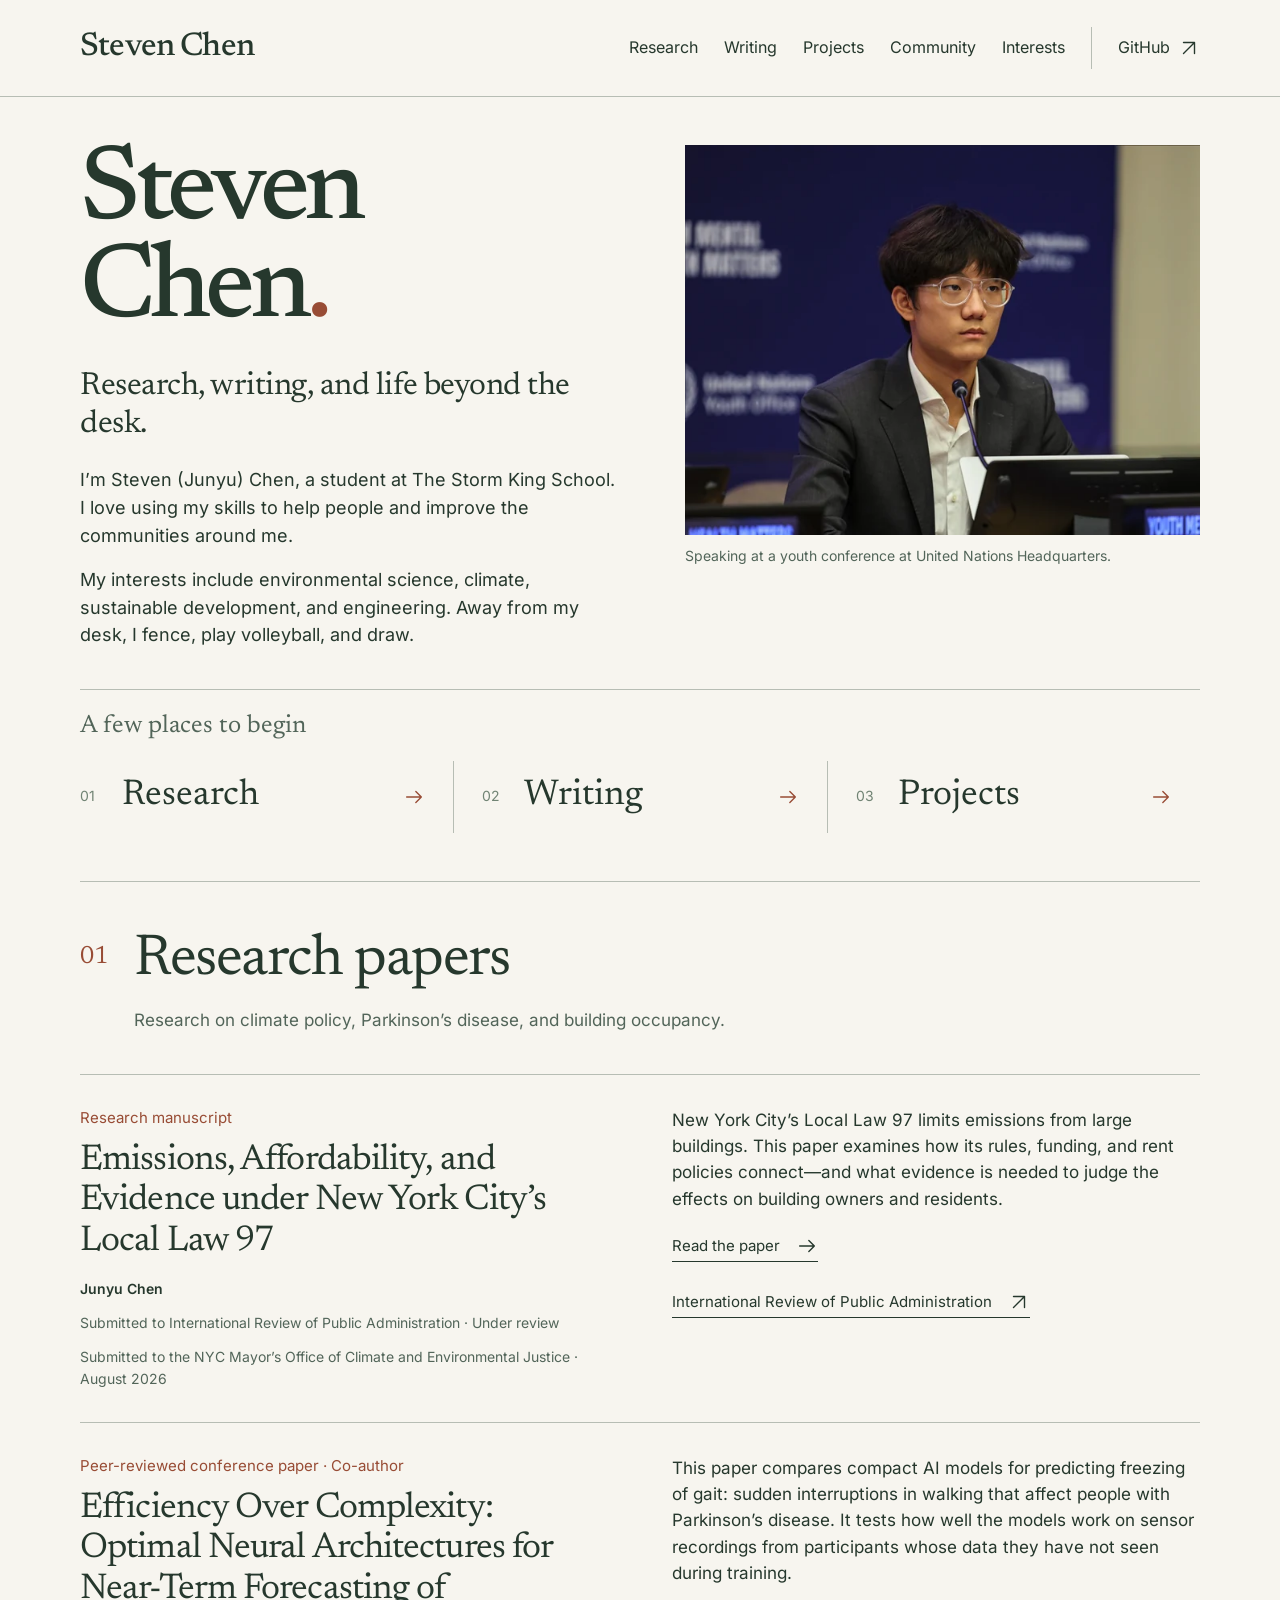
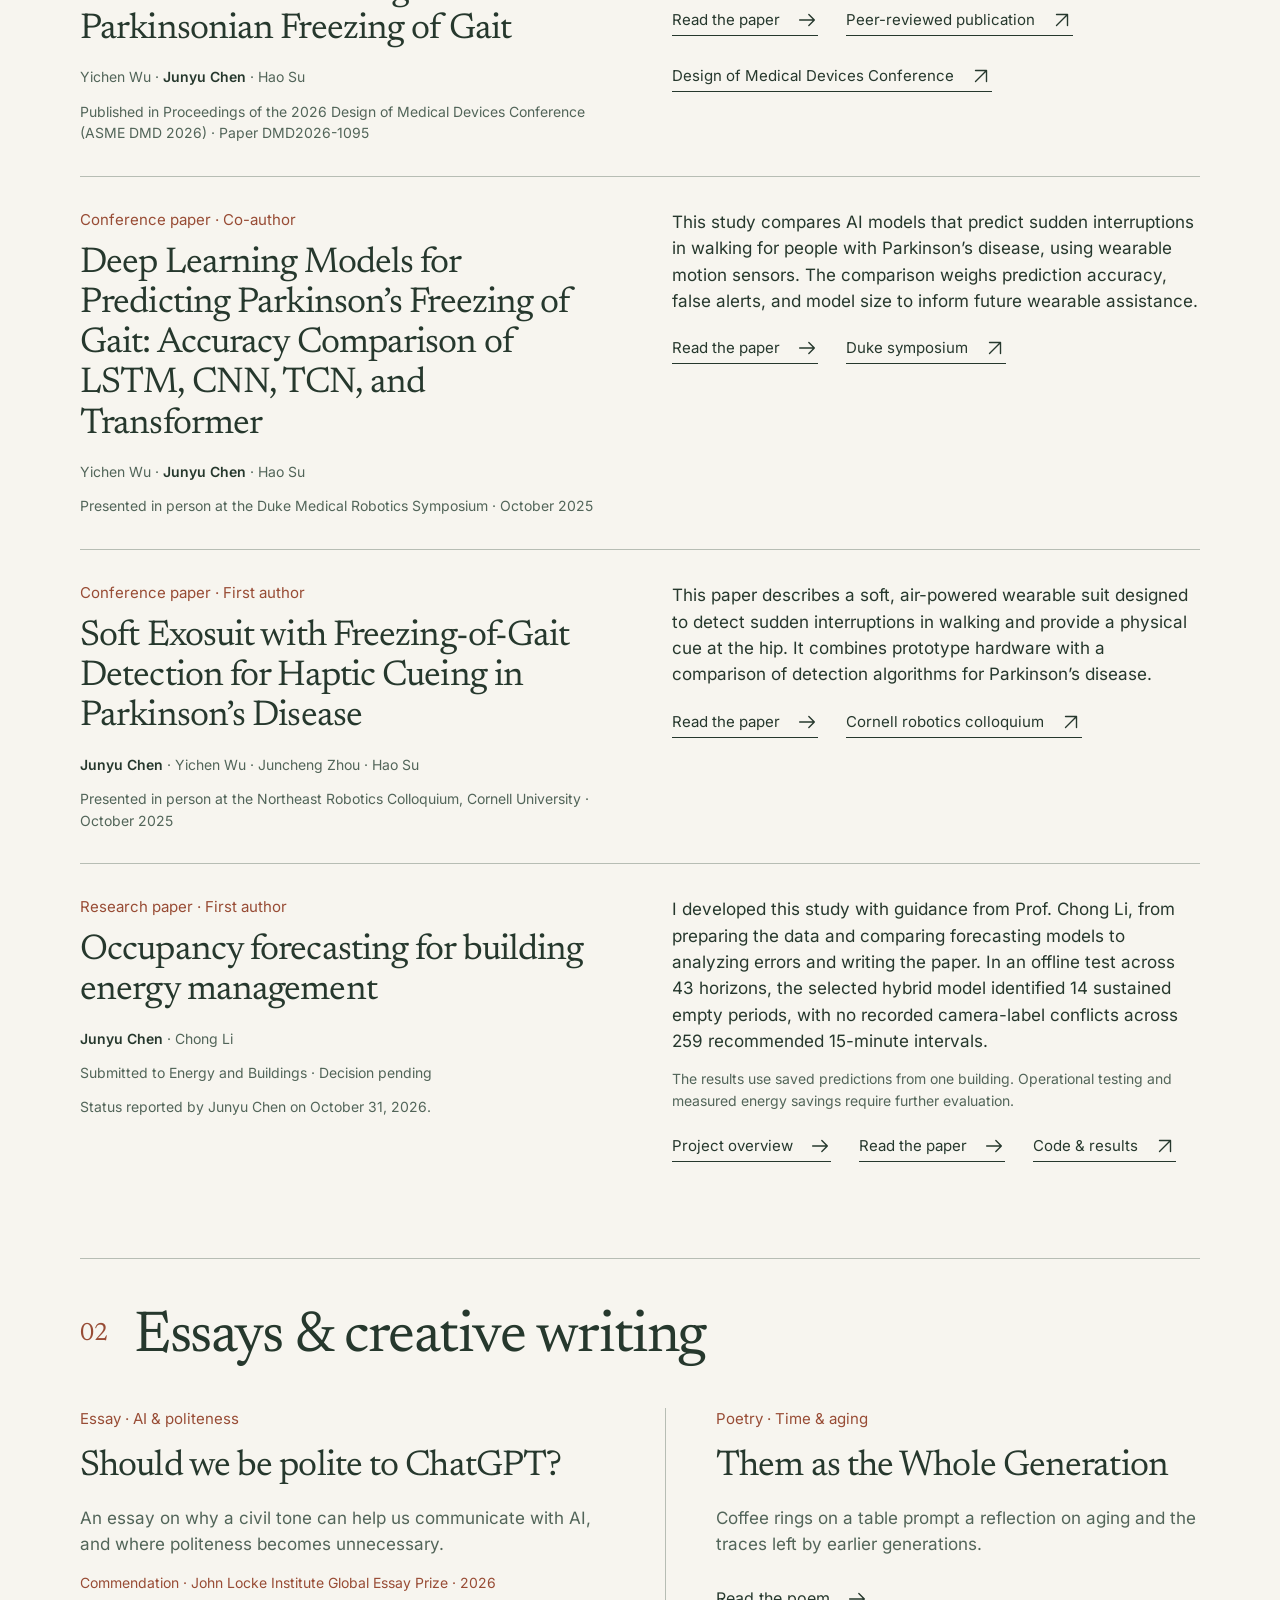
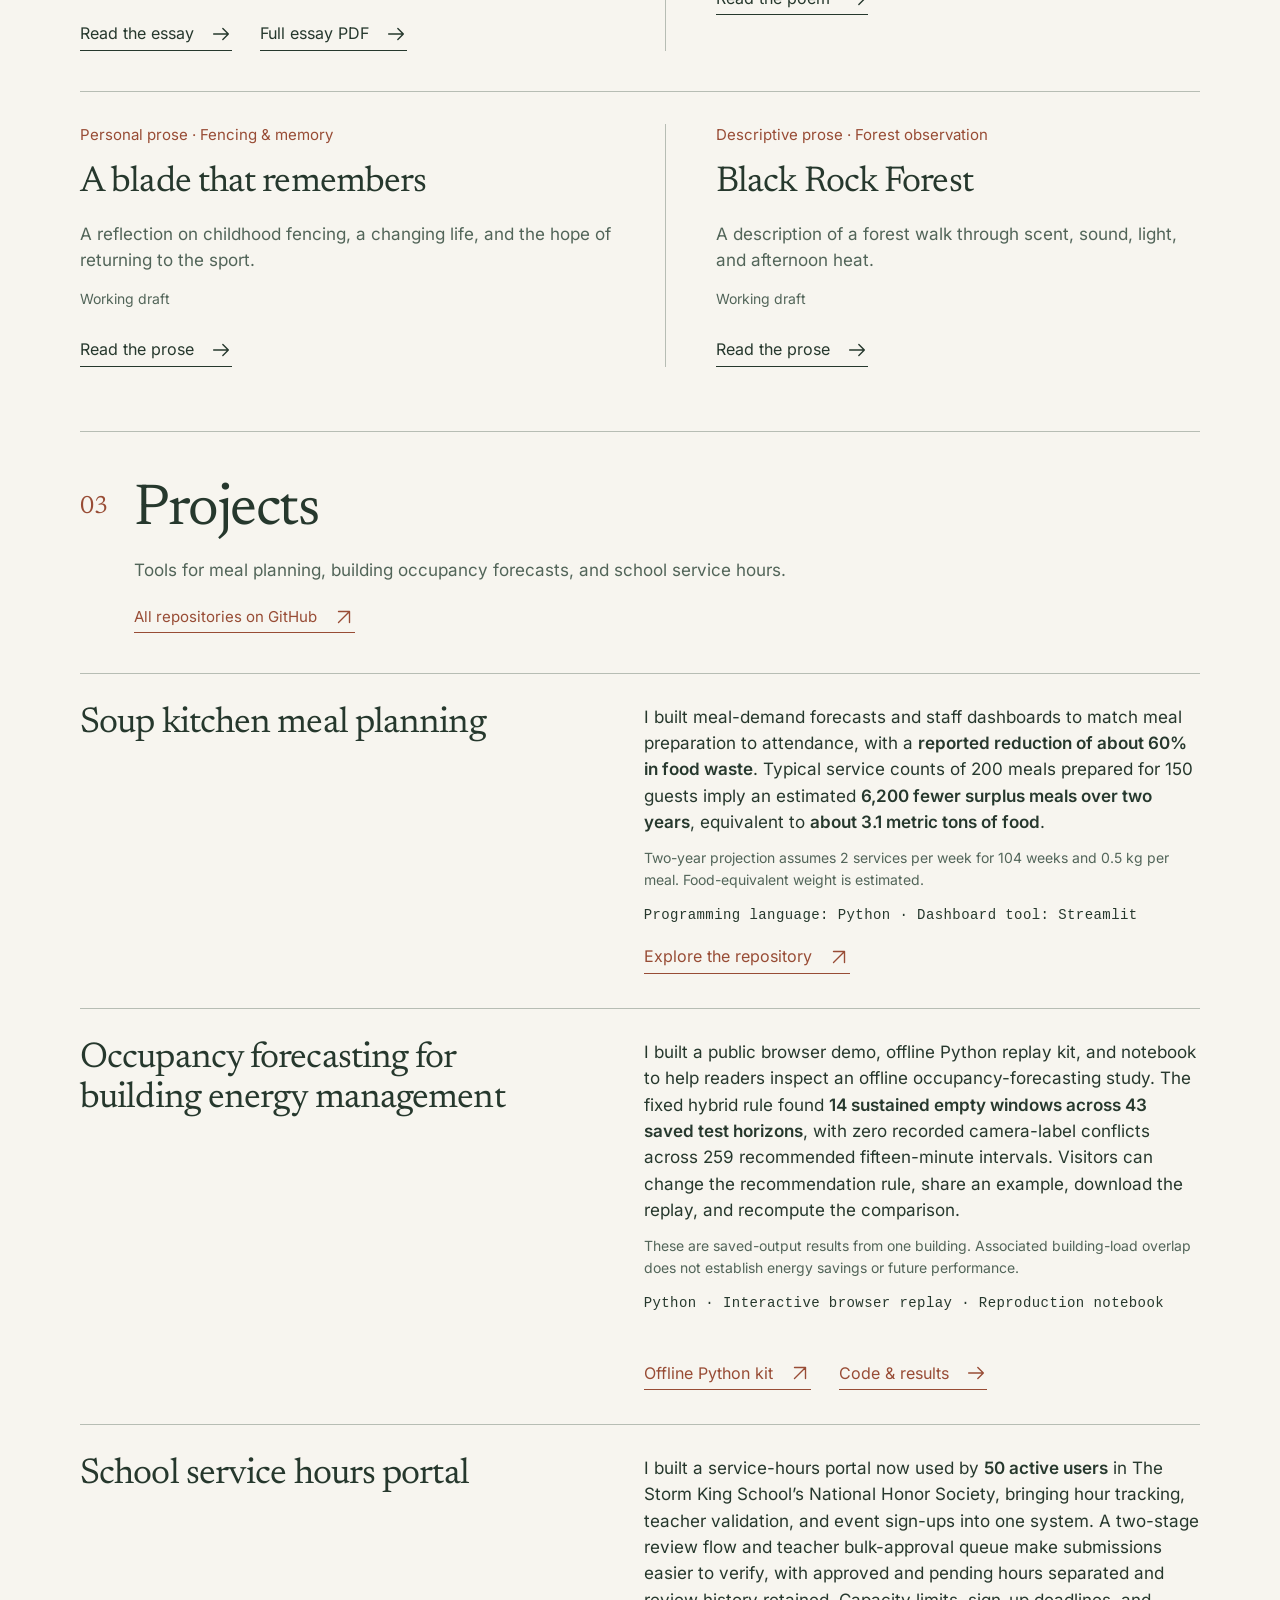
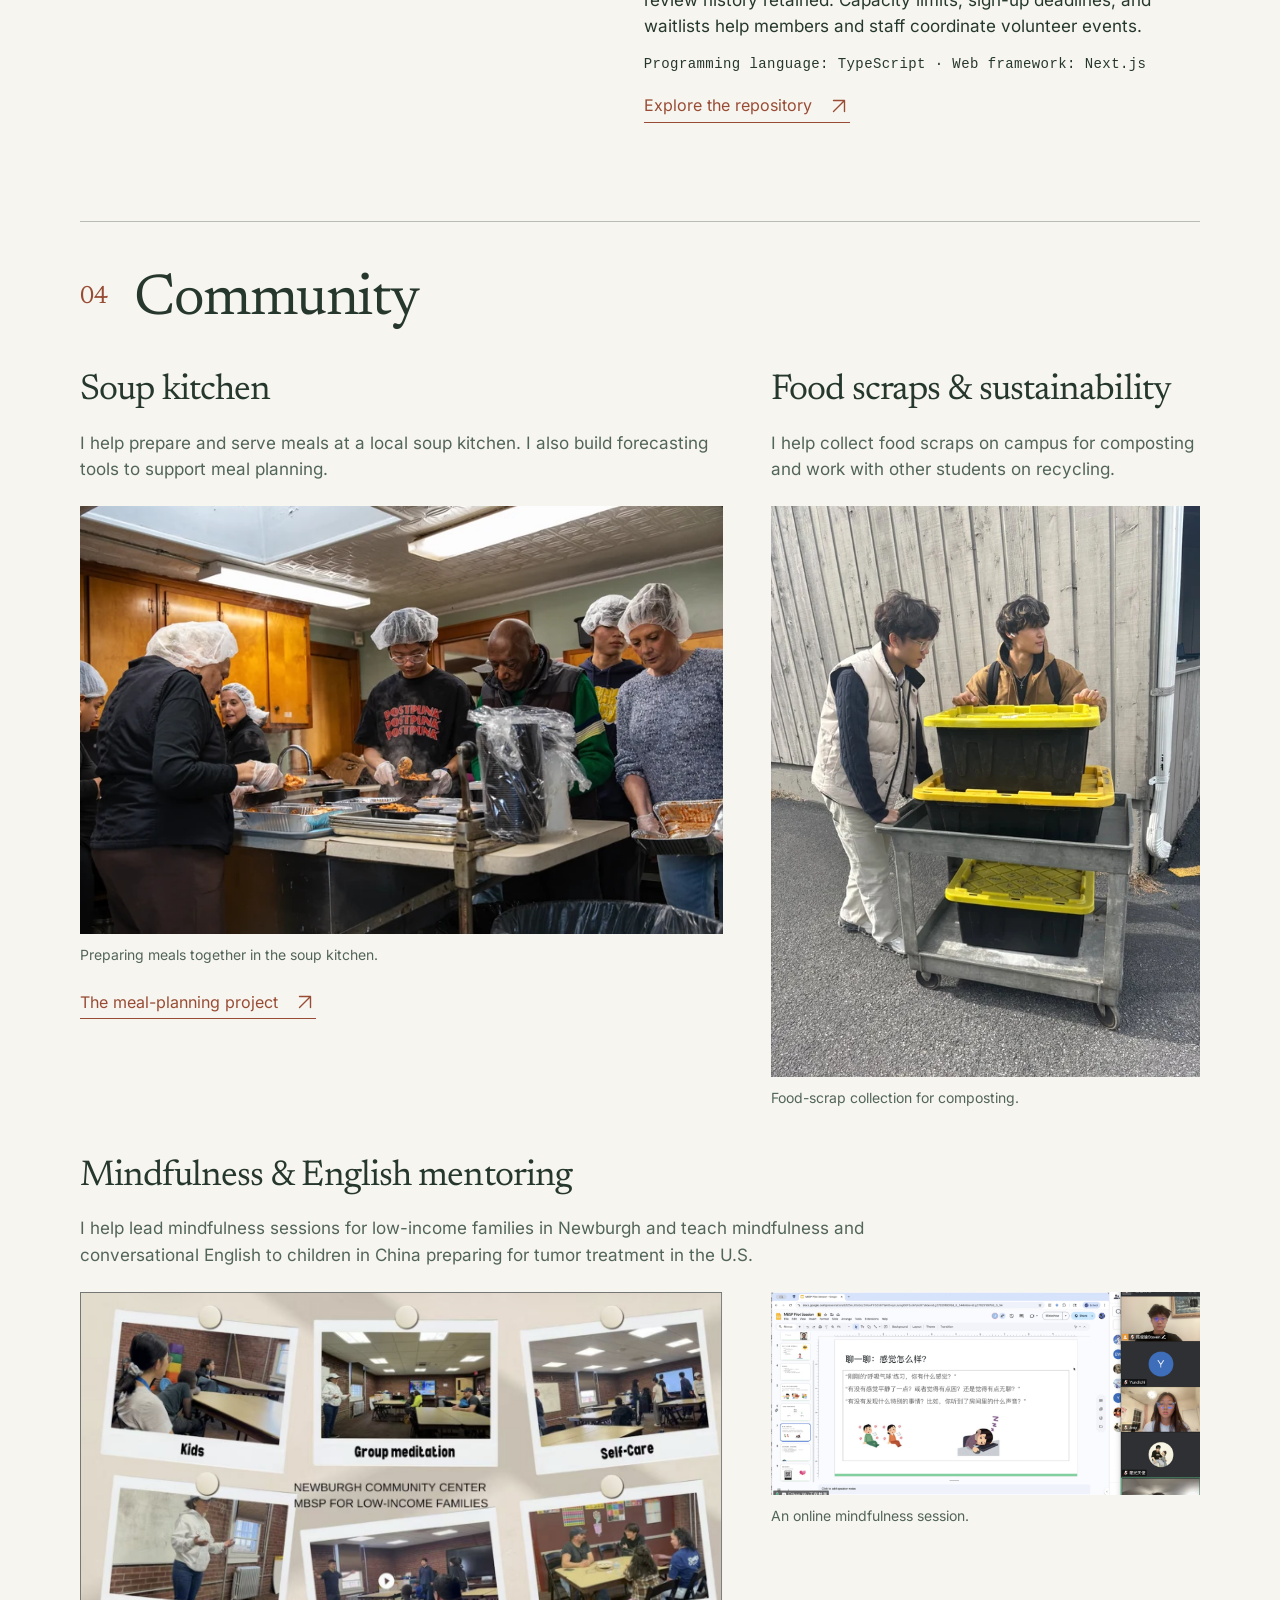
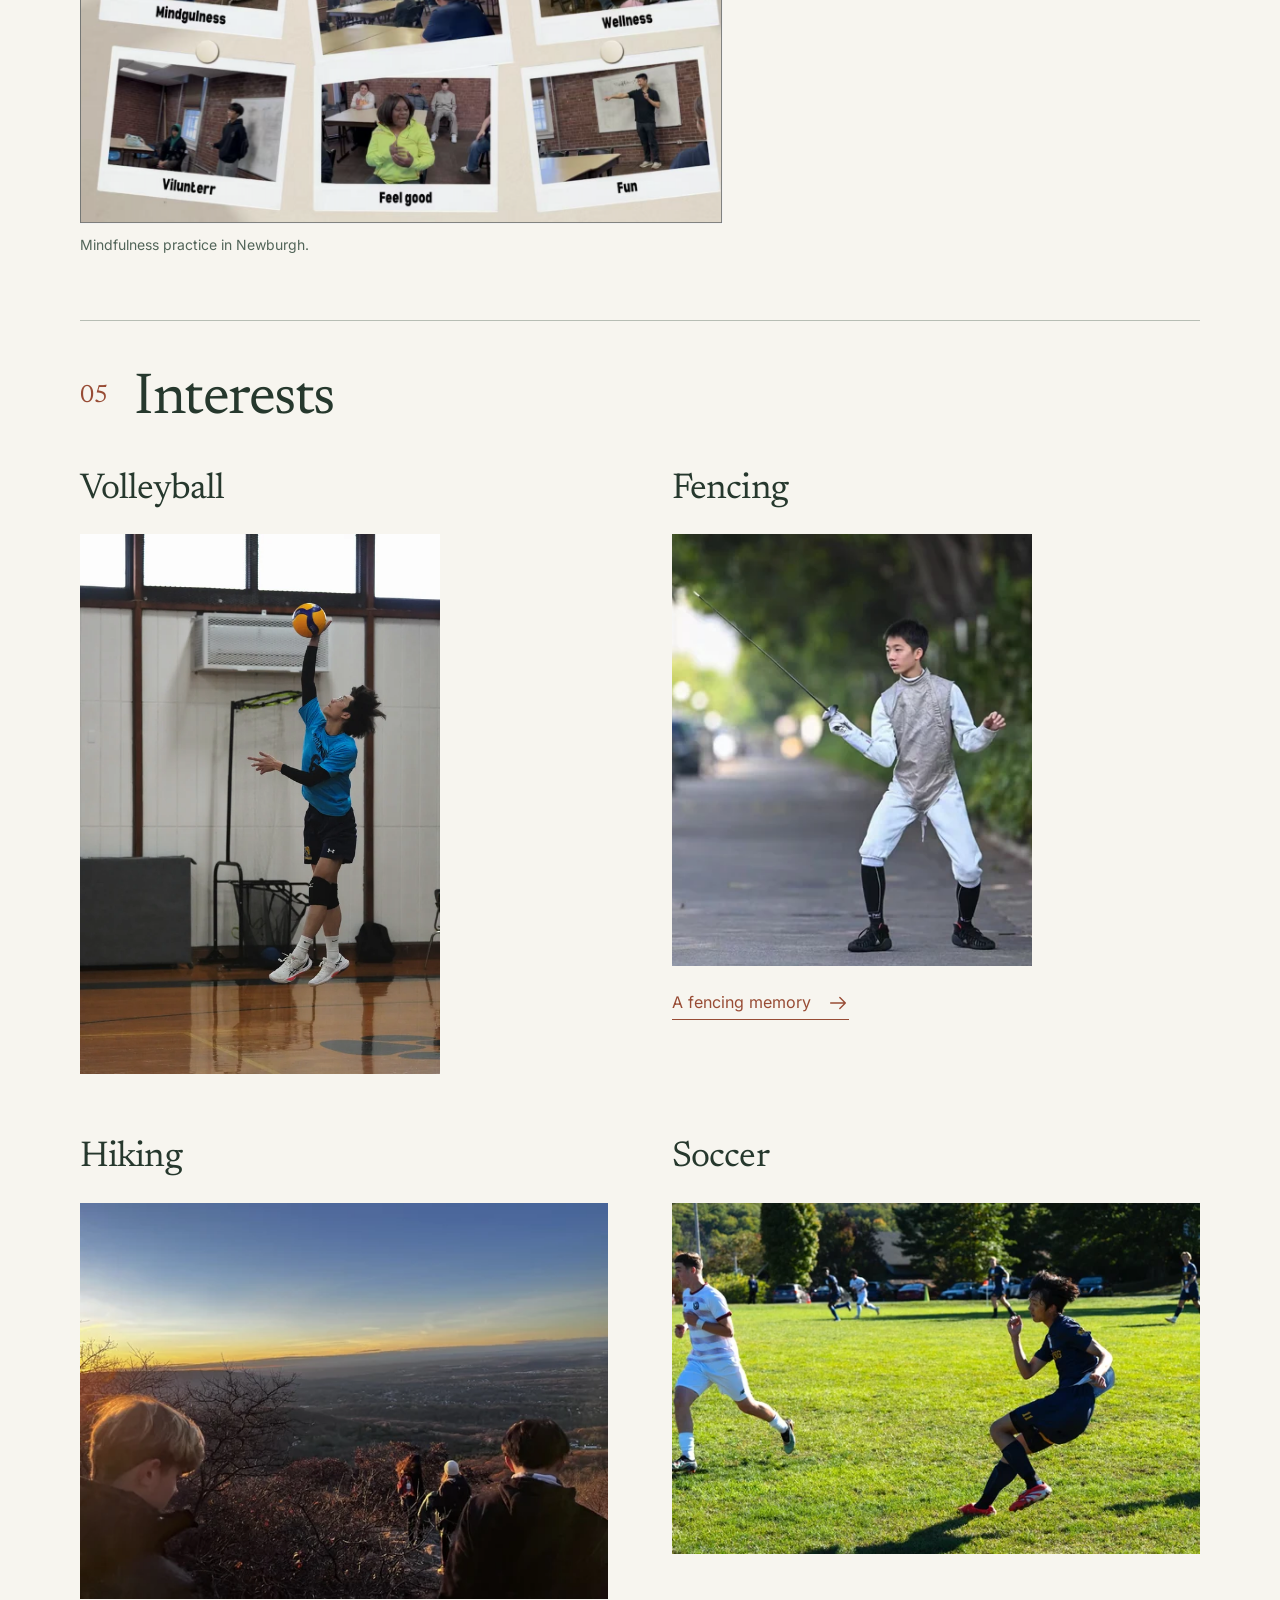
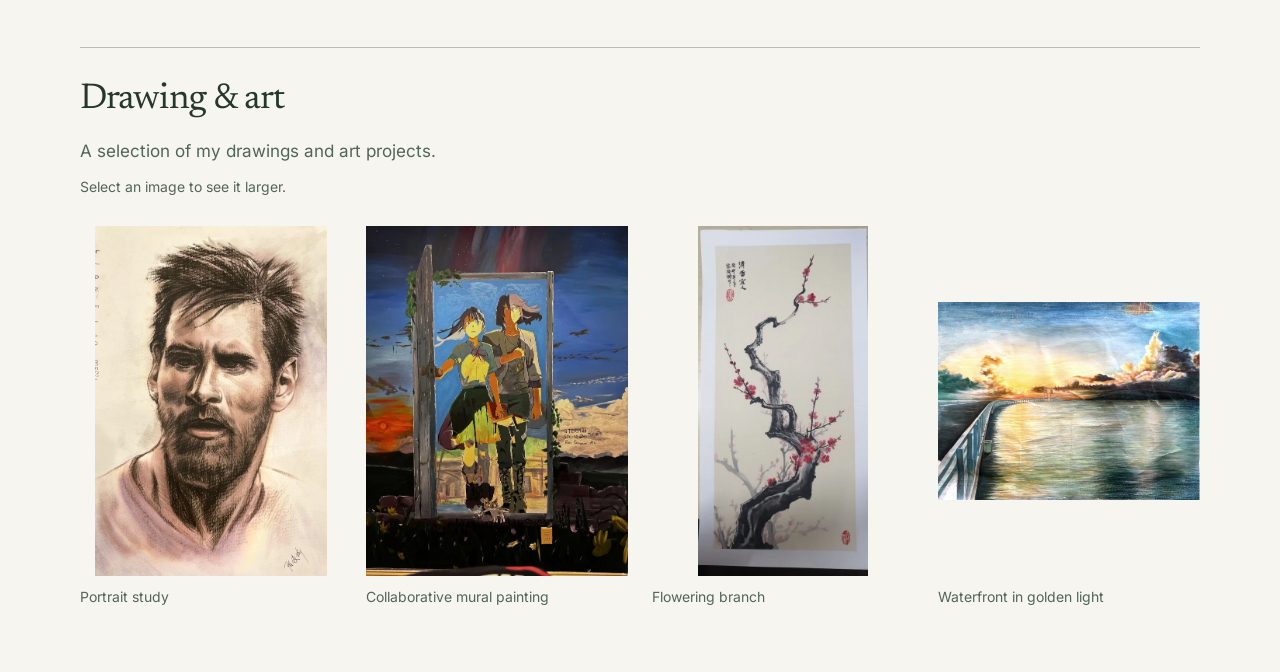
<file: index.html>
<!doctype html><html lang="en"><head><meta charset="utf-8"><meta name="viewport" content="width=device-width, initial-scale=1"><title>Steven Chen — Research, writing &amp; life beyond the desk</title><meta name="description" content="Research, writing, projects, community work, and art by Steven (Junyu) Chen."><meta name="theme-color" content="#f7f5ef"><link rel="canonical" href="https://stevenchenjy.github.io/"><meta property="og:type" content="website"><meta property="og:title" content="Steven Chen — Research, writing &amp; life beyond the desk"><meta property="og:description" content="Research, writing, projects, community work, and art by Steven (Junyu) Chen."><meta property="og:url" content="https://stevenchenjy.github.io/"><link rel="icon" href="/favicon.svg" type="image/svg+xml"><link rel="stylesheet" href="/assets/fonts/fonts.css"><link rel="stylesheet" href="/style.css?v=3245e1c85b13"></head><body><a class="skip-link" href="#main">Skip to content</a><header class="site-header"><div class="wrap header-inner"><a class="wordmark" href="/" aria-label="Steven Chen home">Steven Chen</a><nav aria-label="Main navigation"><a href="/#research">Research</a><a href="/#writing">Writing</a><a href="/#projects">Projects</a><a href="/#community">Community</a><a href="/#interests">Interests</a><a class="nav-github" href="https://github.com/stevenchenjy" target="_blank" rel="noopener noreferrer">GitHub<svg class="arrow" viewBox="0 0 24 24" fill="none" aria-hidden="true"><path d="M6 18 18 6M6 6h12v12"/></svg></a></nav></div></header><main id="main"><section class="hero wrap" aria-labelledby="intro-title"><div class="hero-main"><h1 id="intro-title">Steven<br>Chen<span class="dot">.</span></h1><p class="hero-deck">Research, writing, and life beyond the desk.</p><div class="hero-copy"><p>I’m Steven (Junyu) Chen, a student at The Storm King School. I love using my skills to help people and improve the communities around me.</p><p>My interests include environmental science, climate, sustainable development, and engineering. Away from my desk, I fence, play volleyball, and draw.</p></div></div><figure class="hero-portrait"><img src="/assets/photos/headshot-1280.webp?v=5e644e6c373f" srcset="/assets/photos/headshot-640.webp?v=f470279121f8 640w, /assets/photos/headshot-1280.webp?v=5e644e6c373f 1280w" sizes="(max-width:760px) calc(100vw - 48px), (max-width:1100px) 42vw, 40vw" width="1280" height="969" alt="Steven Chen seated at a microphone, wearing a dark jacket and glasses, with a blue conference backdrop." fetchpriority="high" decoding="async"><figcaption>Speaking at a youth conference at United Nations Headquarters.</figcaption></figure><aside class="begin" aria-labelledby="begin-title"><h2 id="begin-title">A few places to begin</h2><div class="begin-links"><a href="#research"><span class="index">01</span><span>Research</span><svg class="arrow" viewBox="0 0 24 24" fill="none" aria-hidden="true"><path d="M4 12h16m-6-6 6 6-6 6"/></svg></a><a href="#writing"><span class="index">02</span><span>Writing</span><svg class="arrow" viewBox="0 0 24 24" fill="none" aria-hidden="true"><path d="M4 12h16m-6-6 6 6-6 6"/></svg></a><a href="#projects"><span class="index">03</span><span>Projects</span><svg class="arrow" viewBox="0 0 24 24" fill="none" aria-hidden="true"><path d="M4 12h16m-6-6 6 6-6 6"/></svg></a></div></aside></section><section id="research" class="section research wrap" aria-labelledby="research-title"><div class="section-header"><div class="section-heading"><span class="section-number" aria-hidden="true">01</span><h2 id="research-title">Research papers</h2></div><p class="section-deck">Research on climate policy, Parkinson’s disease, and building occupancy.</p></div><article class="paper-row" id="climate"><div class="paper-main"><p class="genre">Research manuscript</p><h3>Emissions, Affordability, and Evidence under New York City’s Local Law 97</h3><p class="authors"><strong>Junyu Chen</strong></p><p class="publication-venue">Submitted to International Review of Public Administration · Under review</p><p class="publication-venue">Submitted to the NYC Mayor’s Office of Climate and Environmental Justice · August 2026</p></div><div class="paper-detail"><p>New York City’s Local Law 97 limits emissions from large buildings. This paper examines how its rules, funding, and rent policies connect—and what evidence is needed to judge the effects on building owners and residents.</p><div class="paper-links"><a class="text-link" href="/papers/climate-policy.pdf">Read the paper<svg class="arrow" viewBox="0 0 24 24" fill="none" aria-hidden="true"><path d="M4 12h16m-6-6 6 6-6 6"/></svg></a><a class="text-link" href="https://www.tandfonline.com/journals/rrpa20" target="_blank" rel="noopener noreferrer">International Review of Public Administration<svg class="arrow" viewBox="0 0 24 24" fill="none" aria-hidden="true"><path d="M6 18 18 6M6 6h12v12"/></svg></a></div></div></article><article class="paper-row"><div class="paper-main"><p class="genre">Peer-reviewed conference paper · Co-author</p><h3>Efficiency Over Complexity: Optimal Neural Architectures for Near-Term Forecasting of Parkinsonian Freezing of Gait</h3><p class="authors">Yichen Wu · <strong>Junyu Chen</strong> · Hao Su</p><p class="publication-venue">Published in Proceedings of the 2026 Design of Medical Devices Conference (ASME DMD 2026) · Paper DMD2026-1095</p></div><div class="paper-detail"><p>This paper compares compact AI models for predicting freezing of gait: sudden interruptions in walking that affect people with Parkinson’s disease. It tests how well the models work on sensor recordings from participants whose data they have not seen during training.</p><div class="paper-links"><a class="text-link" href="/papers/efficiency-over-complexity.pdf">Read the paper<svg class="arrow" viewBox="0 0 24 24" fill="none" aria-hidden="true"><path d="M4 12h16m-6-6 6 6-6 6"/></svg></a><a class="text-link" href="https://doi.org/10.1115/DMD2026-1095" target="_blank" rel="noopener noreferrer">Peer-reviewed publication<svg class="arrow" viewBox="0 0 24 24" fill="none" aria-hidden="true"><path d="M6 18 18 6M6 6h12v12"/></svg></a><a class="text-link" href="https://dmd.umn.edu/2026/agenda" target="_blank" rel="noopener noreferrer">Design of Medical Devices Conference<svg class="arrow" viewBox="0 0 24 24" fill="none" aria-hidden="true"><path d="M6 18 18 6M6 6h12v12"/></svg></a></div></div></article><article class="paper-row"><div class="paper-main"><p class="genre">Conference paper · Co-author</p><h3>Deep Learning Models for Predicting Parkinson’s Freezing of Gait: Accuracy Comparison of LSTM, CNN, TCN, and Transformer</h3><p class="authors">Yichen Wu · <strong>Junyu Chen</strong> · Hao Su</p><p class="publication-venue">Presented in person at the Duke Medical Robotics Symposium · October 2025</p></div><div class="paper-detail"><p>This study compares AI models that predict sudden interruptions in walking for people with Parkinson’s disease, using wearable motion sensors. The comparison weighs prediction accuracy, false alerts, and model size to inform future wearable assistance.</p><div class="paper-links"><a class="text-link" href="/papers/deep-learning-freezing-of-gait.pdf">Read the paper<svg class="arrow" viewBox="0 0 24 24" fill="none" aria-hidden="true"><path d="M4 12h16m-6-6 6 6-6 6"/></svg></a><a class="text-link" href="https://calendar.duke.edu/show?fq=id%3ACAL-8a00ec8b-979413b9-0199-2f8e2d0d-00007fd2demobedework%40mysite.edu" target="_blank" rel="noopener noreferrer">Duke symposium<svg class="arrow" viewBox="0 0 24 24" fill="none" aria-hidden="true"><path d="M6 18 18 6M6 6h12v12"/></svg></a></div></div></article><article class="paper-row"><div class="paper-main"><p class="genre">Conference paper · First author</p><h3>Soft Exosuit with Freezing-of-Gait Detection for Haptic Cueing in Parkinson’s Disease</h3><p class="authors"><strong>Junyu Chen</strong> · Yichen Wu · Juncheng Zhou · Hao Su</p><p class="publication-venue">Presented in person at the Northeast Robotics Colloquium, Cornell University · October 2025</p></div><div class="paper-detail"><p>This paper describes a soft, air-powered wearable suit designed to detect sudden interruptions in walking and provide a physical cue at the hip. It combines prototype hardware with a comparison of detection algorithms for Parkinson’s disease.</p><div class="paper-links"><a class="text-link" href="/papers/soft-exosuit.pdf">Read the paper<svg class="arrow" viewBox="0 0 24 24" fill="none" aria-hidden="true"><path d="M4 12h16m-6-6 6 6-6 6"/></svg></a><a class="text-link" href="https://nerc2025.cis.cornell.edu/" target="_blank" rel="noopener noreferrer">Cornell robotics colloquium<svg class="arrow" viewBox="0 0 24 24" fill="none" aria-hidden="true"><path d="M6 18 18 6M6 6h12v12"/></svg></a></div></div></article><article class="paper-row" id="occupancy-forecasting"><div class="paper-main"><p class="genre">Research paper · First author</p><h3>Occupancy forecasting for building energy management</h3><p class="authors"><strong>Junyu Chen</strong> · Chong Li</p><p class="publication-venue">Submitted to Energy and Buildings · Decision pending</p><p class="publication-venue">Status reported by Junyu Chen on October 31, 2026.</p></div><div class="paper-detail"><p>I developed this study with guidance from Prof. Chong Li, from preparing the data and comparing forecasting models to analyzing errors and writing the paper. In an offline test across 43 horizons, the selected hybrid model identified 14 sustained empty periods, with no recorded camera-label conflicts across 259 recommended 15-minute intervals.</p><p class="paper-note">The results use saved predictions from one building. Operational testing and measured energy savings require further evaluation.</p><div class="paper-links"><a class="text-link" href="/decision-aware-occupancy-forecasting/">Project overview<svg class="arrow" viewBox="0 0 24 24" fill="none" aria-hidden="true"><path d="M4 12h16m-6-6 6 6-6 6"/></svg></a><a class="text-link" href="/papers/occupancy-forecasting.pdf">Read the paper<svg class="arrow" viewBox="0 0 24 24" fill="none" aria-hidden="true"><path d="M4 12h16m-6-6 6 6-6 6"/></svg></a><a class="text-link" href="https://github.com/stevenchenjy/decision-aware-occupancy-forecasting" target="_blank" rel="noopener noreferrer">Code &amp; results<svg class="arrow" viewBox="0 0 24 24" fill="none" aria-hidden="true"><path d="M6 18 18 6M6 6h12v12"/></svg></a></div></div></article></section><section id="writing" class="section wrap" aria-labelledby="writing-title"><div class="section-header"><div class="section-heading"><span class="section-number" aria-hidden="true">02</span><h2 id="writing-title">Essays &amp; creative writing</h2></div></div><div class="writing-features"><article class="writing-entry"><p class="genre">Essay · AI &amp; politeness</p><h3>Should we be polite to ChatGPT?</h3><p class="piece-description">An essay on why a civil tone can help us communicate with AI, and where politeness becomes unnecessary.</p><p class="recognition">Commendation · John Locke Institute Global Essay Prize · 2026</p><div class="feature-links"><a class="text-link" href="/writing/polite-to-chatgpt.html">Read the essay<svg class="arrow" viewBox="0 0 24 24" fill="none" aria-hidden="true"><path d="M4 12h16m-6-6 6 6-6 6"/></svg></a><a class="text-link" href="/papers/polite-to-chatgpt.pdf">Full essay PDF<svg class="arrow" viewBox="0 0 24 24" fill="none" aria-hidden="true"><path d="M4 12h16m-6-6 6 6-6 6"/></svg></a></div></article><article class="writing-entry"><p class="genre">Poetry · Time &amp; aging</p><h3>Them as the Whole Generation</h3><p class="piece-description">Coffee rings on a table prompt a reflection on aging and the traces left by earlier generations.</p><div class="feature-links"><a class="text-link" href="/writing/them-as-the-whole-generation.html">Read the poem<svg class="arrow" viewBox="0 0 24 24" fill="none" aria-hidden="true"><path d="M4 12h16m-6-6 6 6-6 6"/></svg></a></div></article></div><div class="sketches"><article class="writing-entry"><p class="genre">Personal prose · Fencing &amp; memory</p><h3>A blade that remembers</h3><p class="piece-description">A reflection on childhood fencing, a changing life, and the hope of returning to the sport.</p><p class="piece-status">Working draft</p><div class="feature-links"><a class="text-link" href="/writing/a-blade-that-remembers.html">Read the prose<svg class="arrow" viewBox="0 0 24 24" fill="none" aria-hidden="true"><path d="M4 12h16m-6-6 6 6-6 6"/></svg></a></div></article><article class="writing-entry"><p class="genre">Descriptive prose · Forest observation</p><h3>Black Rock Forest</h3><p class="piece-description">A description of a forest walk through scent, sound, light, and afternoon heat.</p><p class="piece-status">Working draft</p><div class="feature-links"><a class="text-link" href="/writing/black-rock-forest.html">Read the prose<svg class="arrow" viewBox="0 0 24 24" fill="none" aria-hidden="true"><path d="M4 12h16m-6-6 6 6-6 6"/></svg></a></div></article></div></section><section id="projects" class="section wrap" aria-labelledby="projects-title"><div class="section-header"><div class="section-heading"><span class="section-number" aria-hidden="true">03</span><h2 id="projects-title">Projects</h2></div><p class="section-deck">Tools for meal planning, building occupancy forecasts, and school service hours.</p><div class="section-action"><a class="text-link" href="https://github.com/stevenchenjy" target="_blank" rel="noopener noreferrer">All repositories on GitHub<svg class="arrow" viewBox="0 0 24 24" fill="none" aria-hidden="true"><path d="M6 18 18 6M6 6h12v12"/></svg></a></div></div><article class="project-row"><h3>Soup kitchen meal planning</h3><div><p>I built meal-demand forecasts and staff dashboards to match meal preparation to attendance, with a <strong>reported reduction of about 60% in food waste</strong>. Typical service counts of 200 meals prepared for 150 guests imply an estimated <strong>6,200 fewer surplus meals over two years</strong>, equivalent to <strong>about 3.1 metric tons of food</strong>. </p><p class="impact-note">Two-year projection assumes 2 services per week for 104 weeks and 0.5 kg per meal. Food-equivalent weight is estimated.</p><p class="tech">Programming language: Python · Dashboard tool: Streamlit</p><a class="text-link" href="https://github.com/stevenchenjy/soup-kitchen-forecast" target="_blank" rel="noopener noreferrer">Explore the repository<svg class="arrow" viewBox="0 0 24 24" fill="none" aria-hidden="true"><path d="M6 18 18 6M6 6h12v12"/></svg></a></div></article><article class="project-row" id="occupancy-project"><h3>Occupancy forecasting for building energy management</h3><div><p>I built a public browser demo, offline Python replay kit, and notebook to help readers inspect an offline occupancy-forecasting study. The fixed hybrid rule found <strong>14 sustained empty windows across 43 saved test horizons</strong>, with zero recorded camera-label conflicts across 259 recommended fifteen-minute intervals. Visitors can change the recommendation rule, share an example, download the replay, and recompute the comparison.</p><p class="impact-note">These are saved-output results from one building. Associated building-load overlap does not establish energy savings or future performance.</p><p class="tech">Python · Interactive browser replay · Reproduction notebook</p><div class="feature-links"><a class="text-link" href="https://github.com/stevenchenjy/decision-aware-occupancy-forecasting/releases/tag/replay-kit-v1">Offline Python kit<svg class="arrow" viewBox="0 0 24 24" fill="none" aria-hidden="true"><path d="M6 18 18 6M6 6h12v12"/></svg></a><a class="text-link" href="https://github.com/stevenchenjy/decision-aware-occupancy-forecasting" target="_blank" rel="noopener noreferrer">Code &amp; results<svg class="arrow" viewBox="0 0 24 24" fill="none" aria-hidden="true"><path d="M4 12h16m-6-6 6 6-6 6"/></svg></a></div></div></article><article class="project-row"><h3>School service hours portal</h3><div><p>I built a service-hours portal now used by <strong>50 active users</strong> in The Storm King School’s National Honor Society, bringing hour tracking, teacher validation, and event sign-ups into one system. A two-stage review flow and teacher bulk-approval queue make submissions easier to verify, with approved and pending hours separated and review history retained. Capacity limits, sign-up deadlines, and waitlists help members and staff coordinate volunteer events.</p><p class="tech">Programming language: TypeScript · Web framework: Next.js</p><a class="text-link" href="https://github.com/stevenchenjy/SKS-NHS-Hours" target="_blank" rel="noopener noreferrer">Explore the repository<svg class="arrow" viewBox="0 0 24 24" fill="none" aria-hidden="true"><path d="M6 18 18 6M6 6h12v12"/></svg></a></div></article></section><section id="community" class="section wrap" aria-labelledby="community-title"><div class="section-header"><div class="section-heading"><span class="section-number" aria-hidden="true">04</span><h2 id="community-title">Community</h2></div></div><div class="community-grid"><article class="photo-story"><h3>Soup kitchen</h3><p class="story-description">I help prepare and serve meals at a local soup kitchen. I also build forecasting tools to support meal planning.</p><figure><img src="/assets/photos/soup-kitchen-1600.webp?v=d1131804bcde" srcset="/assets/photos/soup-kitchen-800.webp?v=b5c2545e34e2 800w, /assets/photos/soup-kitchen-1600.webp?v=d1131804bcde 1600w" sizes="(max-width:760px) calc(100vw - 48px), 52vw" width="1600" height="1064" alt="Volunteers wearing hairnets and gloves portion hot food into meal containers at a kitchen counter." loading="lazy" decoding="async"><figcaption>Preparing meals together in the soup kitchen.</figcaption></figure><a class="text-link" href="https://github.com/stevenchenjy/soup-kitchen-forecast" target="_blank" rel="noopener noreferrer">The meal-planning project<svg class="arrow" viewBox="0 0 24 24" fill="none" aria-hidden="true"><path d="M6 18 18 6M6 6h12v12"/></svg></a></article><article class="photo-story"><h3>Food scraps &amp; sustainability</h3><p class="story-description">I help collect food scraps on campus for composting and work with other students on recycling.</p><figure><img src="/assets/photos/food-scraps-1180.webp?v=86aeeba21b8f" srcset="/assets/photos/food-scraps-600.webp?v=7ef13ef03bf2 600w, /assets/photos/food-scraps-1180.webp?v=86aeeba21b8f 1180w" sizes="(max-width:760px) calc(100vw - 48px), 35vw" width="1180" height="1572" alt="Two people stand beside a wheeled cart of black food-scrap bins with yellow lids." loading="lazy" decoding="async"><figcaption>Food-scrap collection for composting.</figcaption></figure></article><article class="photo-story community-activity" id="mindfulness-mentoring"><h3>Mindfulness &amp; English mentoring</h3><p class="story-description">I help lead mindfulness sessions for low-income families in Newburgh and teach mindfulness and conversational English to children in China preparing for tumor treatment in the U.S.</p><div class="community-photos"><figure id="newburgh-mindfulness"><img src="/assets/photos/newburgh-mindfulness.webp?v=5cf3ae85347c" width="1376" height="1138" alt="A collage of mindfulness activities at the Newburgh Community Center." loading="lazy" decoding="async"><figcaption>Mindfulness practice in Newburgh.</figcaption></figure><figure id="china-mentoring"><img src="/assets/photos/china-mindfulness-english.webp?v=4d03b1dfa6bd" width="1370" height="648" alt="An online mindfulness session with shared slides and participants." loading="lazy" decoding="async"><figcaption>An online mindfulness session.</figcaption></figure></div></article></div></section><section id="interests" class="section wrap" aria-labelledby="interests-title"><div class="section-header"><div class="section-heading"><span class="section-number" aria-hidden="true">05</span><h2 id="interests-title">Interests</h2></div></div><div class="sports-grid"><article class="photo-story"><h3>Volleyball</h3><figure class="sports-photo"><img src="/assets/photos/volleyball-1200.webp?v=1ce38ed6b803" srcset="/assets/photos/volleyball-600.webp?v=ea412898b21d 600w, /assets/photos/volleyball-1200.webp?v=1ce38ed6b803 1200w" sizes="(max-width:410px) calc(100vw - 48px), 360px" width="1200" height="1800" alt="A player in a blue jersey jumps toward a volleyball in an indoor gym, with the ball and full player visible." loading="lazy" decoding="async"></figure></article><article class="photo-story"><h3>Fencing</h3><figure class="sports-photo fencing-photo"><img src="/assets/photos/fencing-1200.webp?v=c47aeca4b5b2" srcset="/assets/photos/fencing-600.webp?v=ea8bdb3bba9c 600w, /assets/photos/fencing-1200.webp?v=c47aeca4b5b2 1200w" sizes="(max-width:410px) calc(100vw - 48px), 360px" width="1200" height="918" alt="Steven in a fencing uniform holds a foil while standing on a tree-lined path." loading="lazy" decoding="async"></figure><a class="text-link" href="/writing/a-blade-that-remembers.html">A fencing memory<svg class="arrow" viewBox="0 0 24 24" fill="none" aria-hidden="true"><path d="M4 12h16m-6-6 6 6-6 6"/></svg></a></article><article class="photo-story hiking-story"><h3>Hiking</h3><figure class="hiking-photo"><img src="/assets/photos/hiking-1200.webp?v=03af43bb2542" srcset="/assets/photos/hiking-600.webp?v=071f4b2bf918 600w, /assets/photos/hiking-1200.webp?v=03af43bb2542 1024w" sizes="(max-width:760px) calc(100vw - 48px), 45vw" width="1024" height="768" alt="Four hikers descend a rocky trail above a valley under a blue and golden sky." loading="lazy" decoding="async"></figure></article><article class="photo-story soccer-story"><h3>Soccer</h3><figure class="soccer-photo"><img src="/assets/photos/soccer-1200.webp?v=b01445fd7c96" srcset="/assets/photos/soccer-600.webp?v=f979e887320c 600w, /assets/photos/soccer-1200.webp?v=b01445fd7c96 1200w" sizes="(max-width:760px) calc(100vw - 48px), 45vw" width="1200" height="798" alt="A soccer player in a blue number 11 uniform runs on a grass field during a match." loading="lazy" decoding="async"></figure></article></div><article class="art-collection" aria-labelledby="art-title"><h3 id="art-title">Drawing &amp; art</h3><p class="story-description">A selection of my drawings and art projects.</p><p class="gallery-instruction">Select an image to see it larger.</p><div class="art-gallery"><figure><a class="art-image-link" href="/assets/photos/portrait-study-full.webp" aria-label="Enlarge: Portrait study"><img src="/assets/photos/portrait-study-preview.webp" width="597" height="900" alt="Portrait of a bearded man with swept hair, shaded in dark textured lines and muted pink and brown tones." loading="lazy" decoding="async"></a><figcaption>Portrait study</figcaption></figure><figure><a class="art-image-link" href="/assets/photos/mural-painting-full.webp" aria-label="Enlarge: Collaborative mural painting"><img src="/assets/photos/mural-painting-preview.webp" width="675" height="900" alt="A wall mural of two illustrated figures in an open doorway, surrounded by a blue sky, golden clouds, and flowers." loading="lazy" decoding="async"></a><figcaption>Collaborative mural painting</figcaption></figure><figure><a class="art-image-link" href="/assets/photos/flowering-branch-full.webp" aria-label="Enlarge: Flowering branch"><img src="/assets/photos/flowering-branch-preview.webp" width="438" height="900" alt="A tall painting of a twisting dark branch with red blossoms, Chinese calligraphy at the upper left, and red seals." loading="lazy" decoding="async"></a><figcaption>Flowering branch</figcaption></figure><figure><a class="art-image-link" href="/assets/photos/waterfront-full.webp" aria-label="Enlarge: Waterfront in golden light"><img src="/assets/photos/waterfront-preview.webp" width="900" height="678" alt="A waterfront scene with a curving white-railed walkway, yellow-orange light reflected on blue-green water, and dramatic clouds." loading="lazy" decoding="async"></a><figcaption>Waterfront in golden light</figcaption></figure></div></article></section></main></body></html>
</file>
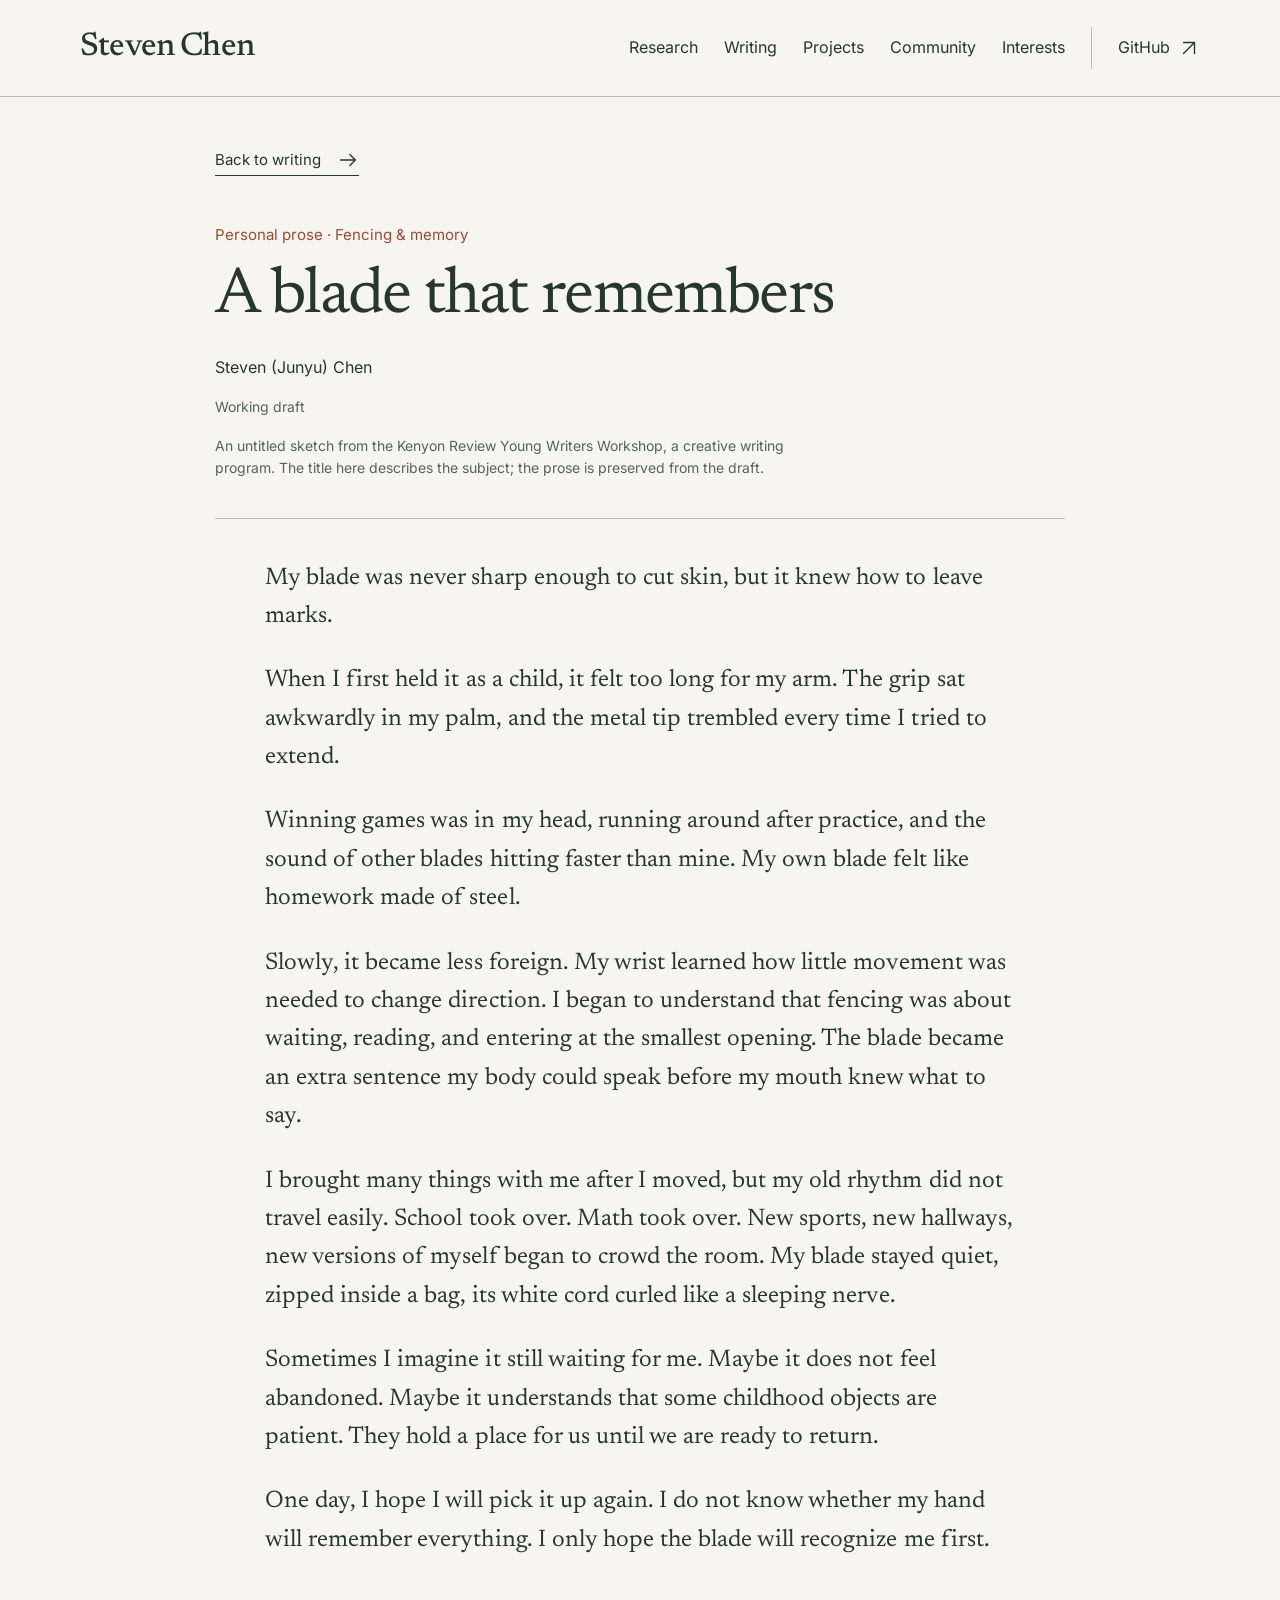
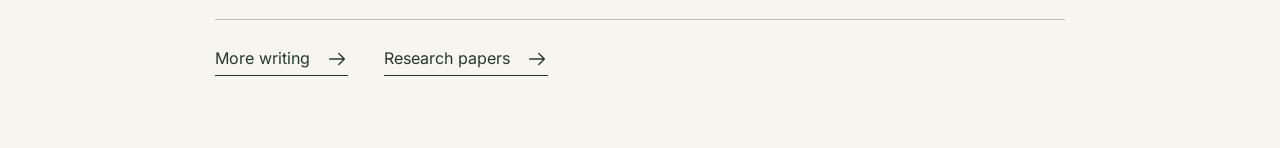
<file: writing/a-blade-that-remembers.html>
<!doctype html><html lang="en"><head><meta charset="utf-8"><meta name="viewport" content="width=device-width, initial-scale=1"><title>A blade that remembers — Steven Chen</title><meta name="description" content="Personal prose · Fencing &amp; memory by Steven (Junyu) Chen."><meta name="theme-color" content="#f7f5ef"><link rel="canonical" href="https://stevenchenjy.github.io/writing/a-blade-that-remembers.html"><meta property="og:type" content="website"><meta property="og:title" content="A blade that remembers — Steven Chen"><meta property="og:description" content="Personal prose · Fencing &amp; memory by Steven (Junyu) Chen."><meta property="og:url" content="https://stevenchenjy.github.io/writing/a-blade-that-remembers.html"><link rel="icon" href="/favicon.svg" type="image/svg+xml"><link rel="stylesheet" href="/assets/fonts/fonts.css"><link rel="stylesheet" href="/style.css?v=3245e1c85b13"></head><body><a class="skip-link" href="#main">Skip to content</a><header class="site-header"><div class="wrap header-inner"><a class="wordmark" href="/" aria-label="Steven Chen home">Steven Chen</a><nav aria-label="Main navigation"><a href="/#research">Research</a><a href="/#writing">Writing</a><a href="/#projects">Projects</a><a href="/#community">Community</a><a href="/#interests">Interests</a><a class="nav-github" href="https://github.com/stevenchenjy" target="_blank" rel="noopener noreferrer">GitHub<svg class="arrow" viewBox="0 0 24 24" fill="none" aria-hidden="true"><path d="M6 18 18 6M6 6h12v12"/></svg></a></nav></div></header><main id="main" class="reader wrap"><a class="text-link" href="/#writing">Back to writing<svg class="arrow" viewBox="0 0 24 24" fill="none" aria-hidden="true"><path d="M4 12h16m-6-6 6 6-6 6"/></svg></a><div class="reader-heading"><p class="genre">Personal prose · Fencing &amp; memory</p><h1>A blade that remembers</h1><p class="byline">Steven (Junyu) Chen</p><p class="reading-meta">Working draft</p><p class="editorial-note">An untitled sketch from the Kenyon Review Young Writers Workshop, a creative writing program. The title here describes the subject; the prose is preserved from the draft.</p></div><article class="prose" aria-label="A blade that remembers"><p>My blade was never sharp enough to cut skin, but it knew how to leave marks.</p><p>When I first held it as a child, it felt too long for my arm. The grip sat awkwardly in my palm, and the metal tip trembled every time I tried to extend.</p><p>Winning games was in my head, running around after practice, and the sound of other blades hitting faster than mine. My own blade felt like homework made of steel.</p><p>Slowly, it became less foreign. My wrist learned how little movement was needed to change direction. I began to understand that fencing was about waiting, reading, and entering at the smallest opening. The blade became an extra sentence my body could speak before my mouth knew what to say.</p><p>I brought many things with me after I moved, but my old rhythm did not travel easily. School took over. Math took over. New sports, new hallways, new versions of myself began to crowd the room. My blade stayed quiet, zipped inside a bag, its white cord curled like a sleeping nerve.</p><p>Sometimes I imagine it still waiting for me. Maybe it does not feel abandoned. Maybe it understands that some childhood objects are patient. They hold a place for us until we are ready to return.</p><p>One day, I hope I will pick it up again. I do not know whether my hand will remember everything. I only hope the blade will recognize me first.</p></article><div class="reader-end"><a class="text-link" href="/#writing">More writing<svg class="arrow" viewBox="0 0 24 24" fill="none" aria-hidden="true"><path d="M4 12h16m-6-6 6 6-6 6"/></svg></a><a class="text-link" href="/#research">Research papers<svg class="arrow" viewBox="0 0 24 24" fill="none" aria-hidden="true"><path d="M4 12h16m-6-6 6 6-6 6"/></svg></a></div></main></body></html>
</file>
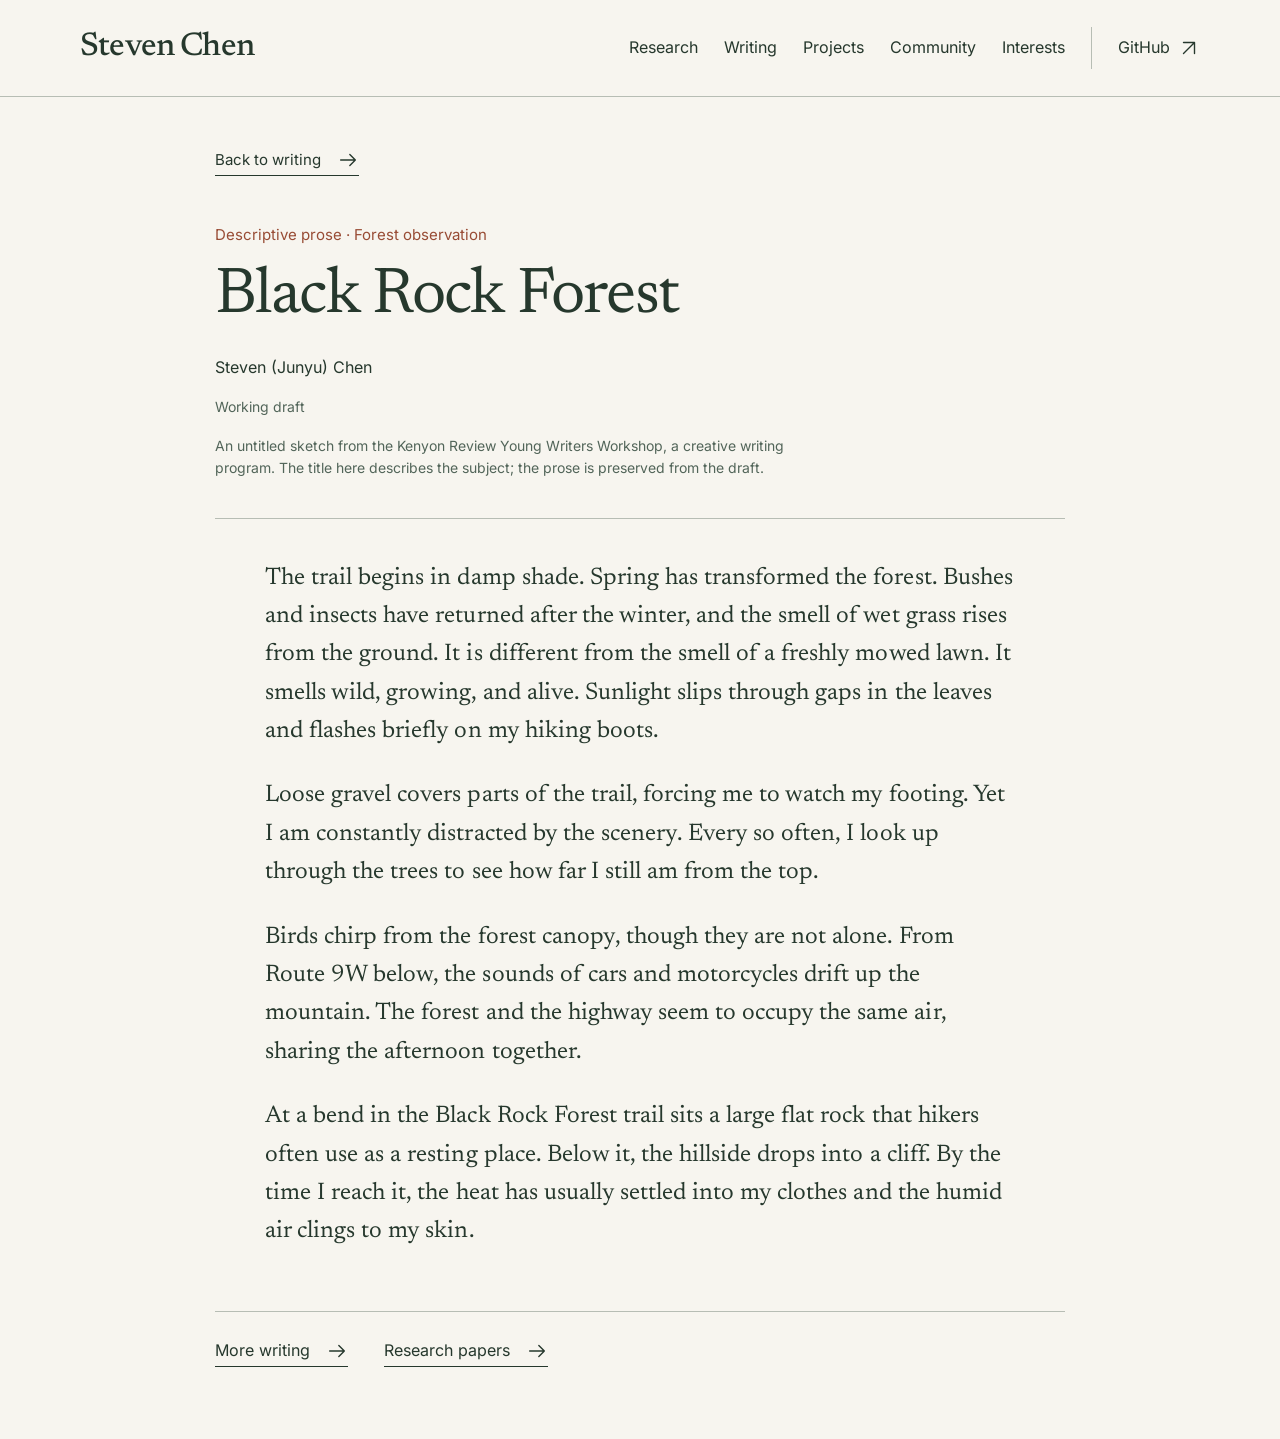
<file: writing/black-rock-forest.html>
<!doctype html><html lang="en"><head><meta charset="utf-8"><meta name="viewport" content="width=device-width, initial-scale=1"><title>Black Rock Forest — Steven Chen</title><meta name="description" content="Descriptive prose · Forest observation by Steven (Junyu) Chen."><meta name="theme-color" content="#f7f5ef"><link rel="canonical" href="https://stevenchenjy.github.io/writing/black-rock-forest.html"><meta property="og:type" content="website"><meta property="og:title" content="Black Rock Forest — Steven Chen"><meta property="og:description" content="Descriptive prose · Forest observation by Steven (Junyu) Chen."><meta property="og:url" content="https://stevenchenjy.github.io/writing/black-rock-forest.html"><link rel="icon" href="/favicon.svg" type="image/svg+xml"><link rel="stylesheet" href="/assets/fonts/fonts.css"><link rel="stylesheet" href="/style.css?v=3245e1c85b13"></head><body><a class="skip-link" href="#main">Skip to content</a><header class="site-header"><div class="wrap header-inner"><a class="wordmark" href="/" aria-label="Steven Chen home">Steven Chen</a><nav aria-label="Main navigation"><a href="/#research">Research</a><a href="/#writing">Writing</a><a href="/#projects">Projects</a><a href="/#community">Community</a><a href="/#interests">Interests</a><a class="nav-github" href="https://github.com/stevenchenjy" target="_blank" rel="noopener noreferrer">GitHub<svg class="arrow" viewBox="0 0 24 24" fill="none" aria-hidden="true"><path d="M6 18 18 6M6 6h12v12"/></svg></a></nav></div></header><main id="main" class="reader wrap"><a class="text-link" href="/#writing">Back to writing<svg class="arrow" viewBox="0 0 24 24" fill="none" aria-hidden="true"><path d="M4 12h16m-6-6 6 6-6 6"/></svg></a><div class="reader-heading"><p class="genre">Descriptive prose · Forest observation</p><h1>Black Rock Forest</h1><p class="byline">Steven (Junyu) Chen</p><p class="reading-meta">Working draft</p><p class="editorial-note">An untitled sketch from the Kenyon Review Young Writers Workshop, a creative writing program. The title here describes the subject; the prose is preserved from the draft.</p></div><article class="prose" aria-label="Black Rock Forest"><p>The trail begins in damp shade. Spring has transformed the forest. Bushes and insects have returned after the winter, and the smell of wet grass rises from the ground. It is different from the smell of a freshly mowed lawn. It smells wild, growing, and alive. Sunlight slips through gaps in the leaves and flashes briefly on my hiking boots.</p><p>Loose gravel covers parts of the trail, forcing me to watch my footing. Yet I am constantly distracted by the scenery. Every so often, I look up through the trees to see how far I still am from the top.</p><p>Birds chirp from the forest canopy, though they are not alone. From Route 9W below, the sounds of cars and motorcycles drift up the mountain. The forest and the highway seem to occupy the same air, sharing the afternoon together.</p><p>At a bend in the Black Rock Forest trail sits a large flat rock that hikers often use as a resting place. Below it, the hillside drops into a cliff. By the time I reach it, the heat has usually settled into my clothes and the humid air clings to my skin.</p></article><div class="reader-end"><a class="text-link" href="/#writing">More writing<svg class="arrow" viewBox="0 0 24 24" fill="none" aria-hidden="true"><path d="M4 12h16m-6-6 6 6-6 6"/></svg></a><a class="text-link" href="/#research">Research papers<svg class="arrow" viewBox="0 0 24 24" fill="none" aria-hidden="true"><path d="M4 12h16m-6-6 6 6-6 6"/></svg></a></div></main></body></html>
</file>
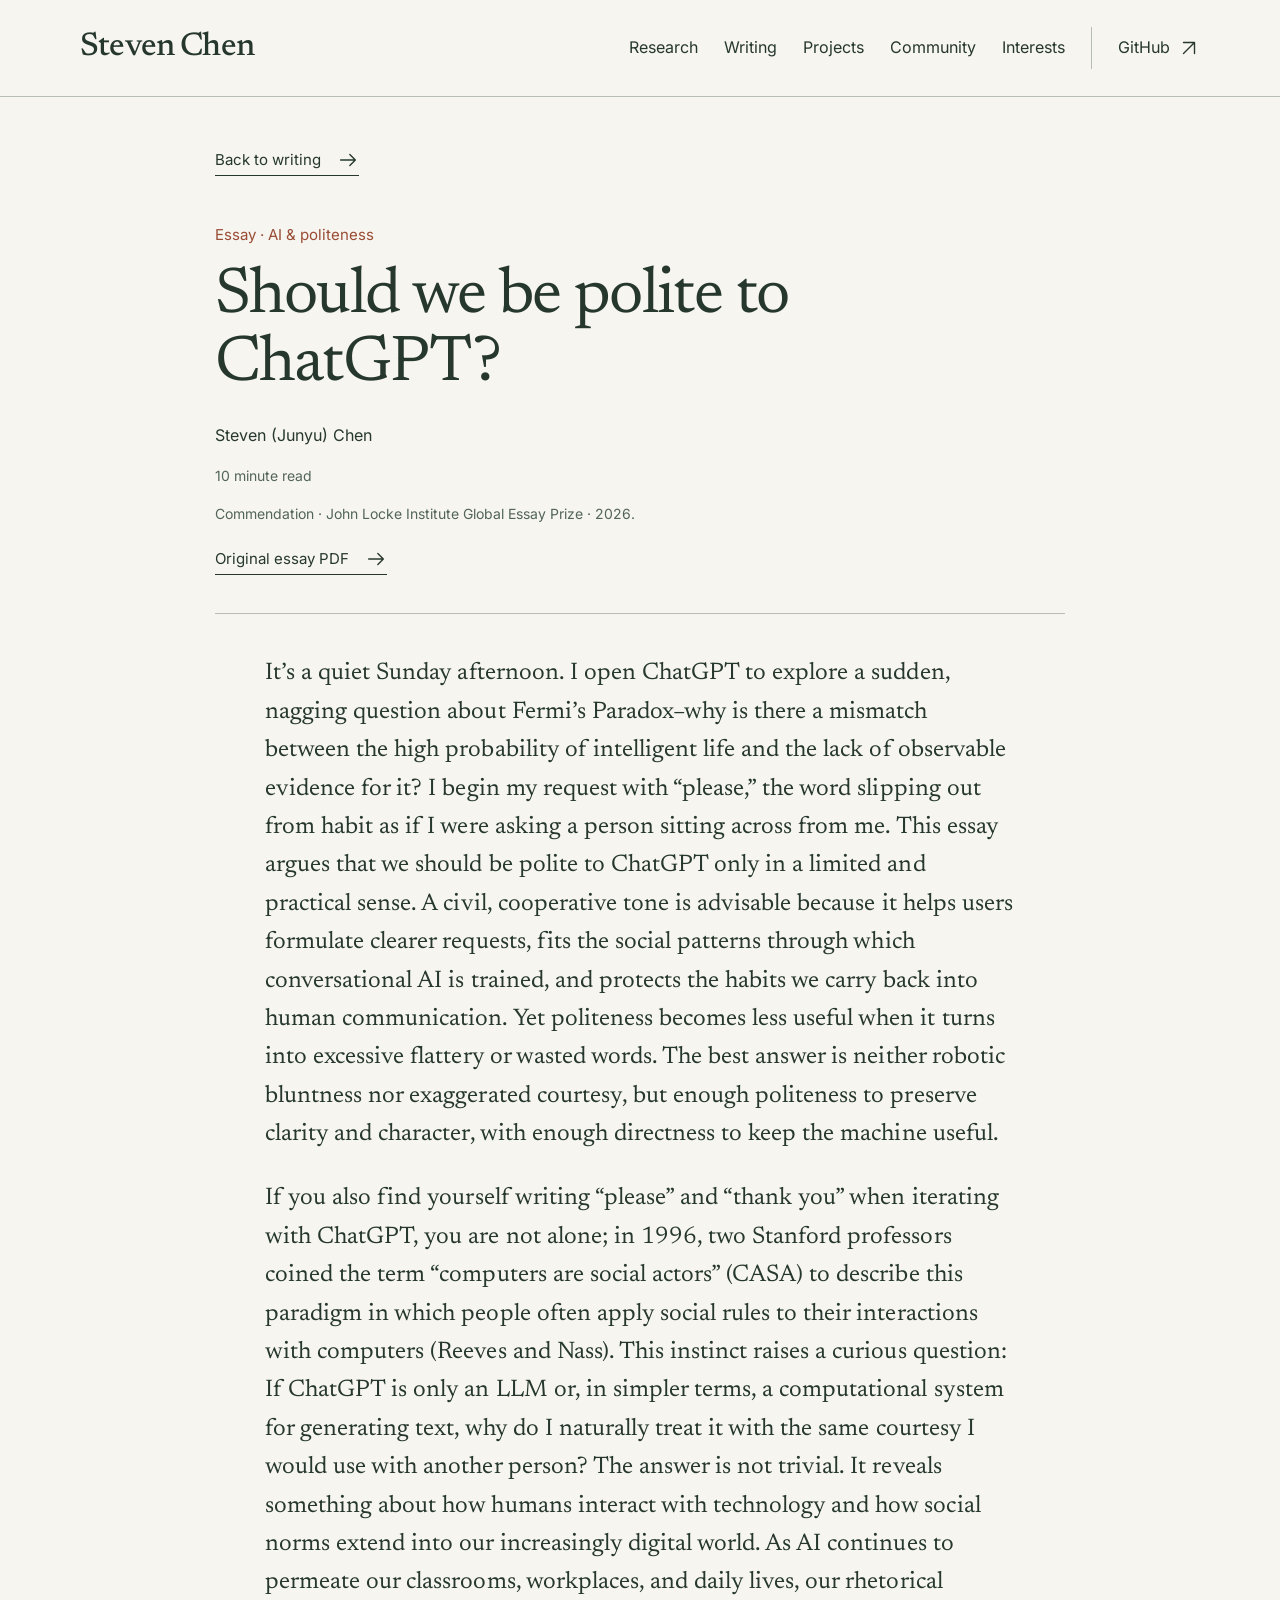
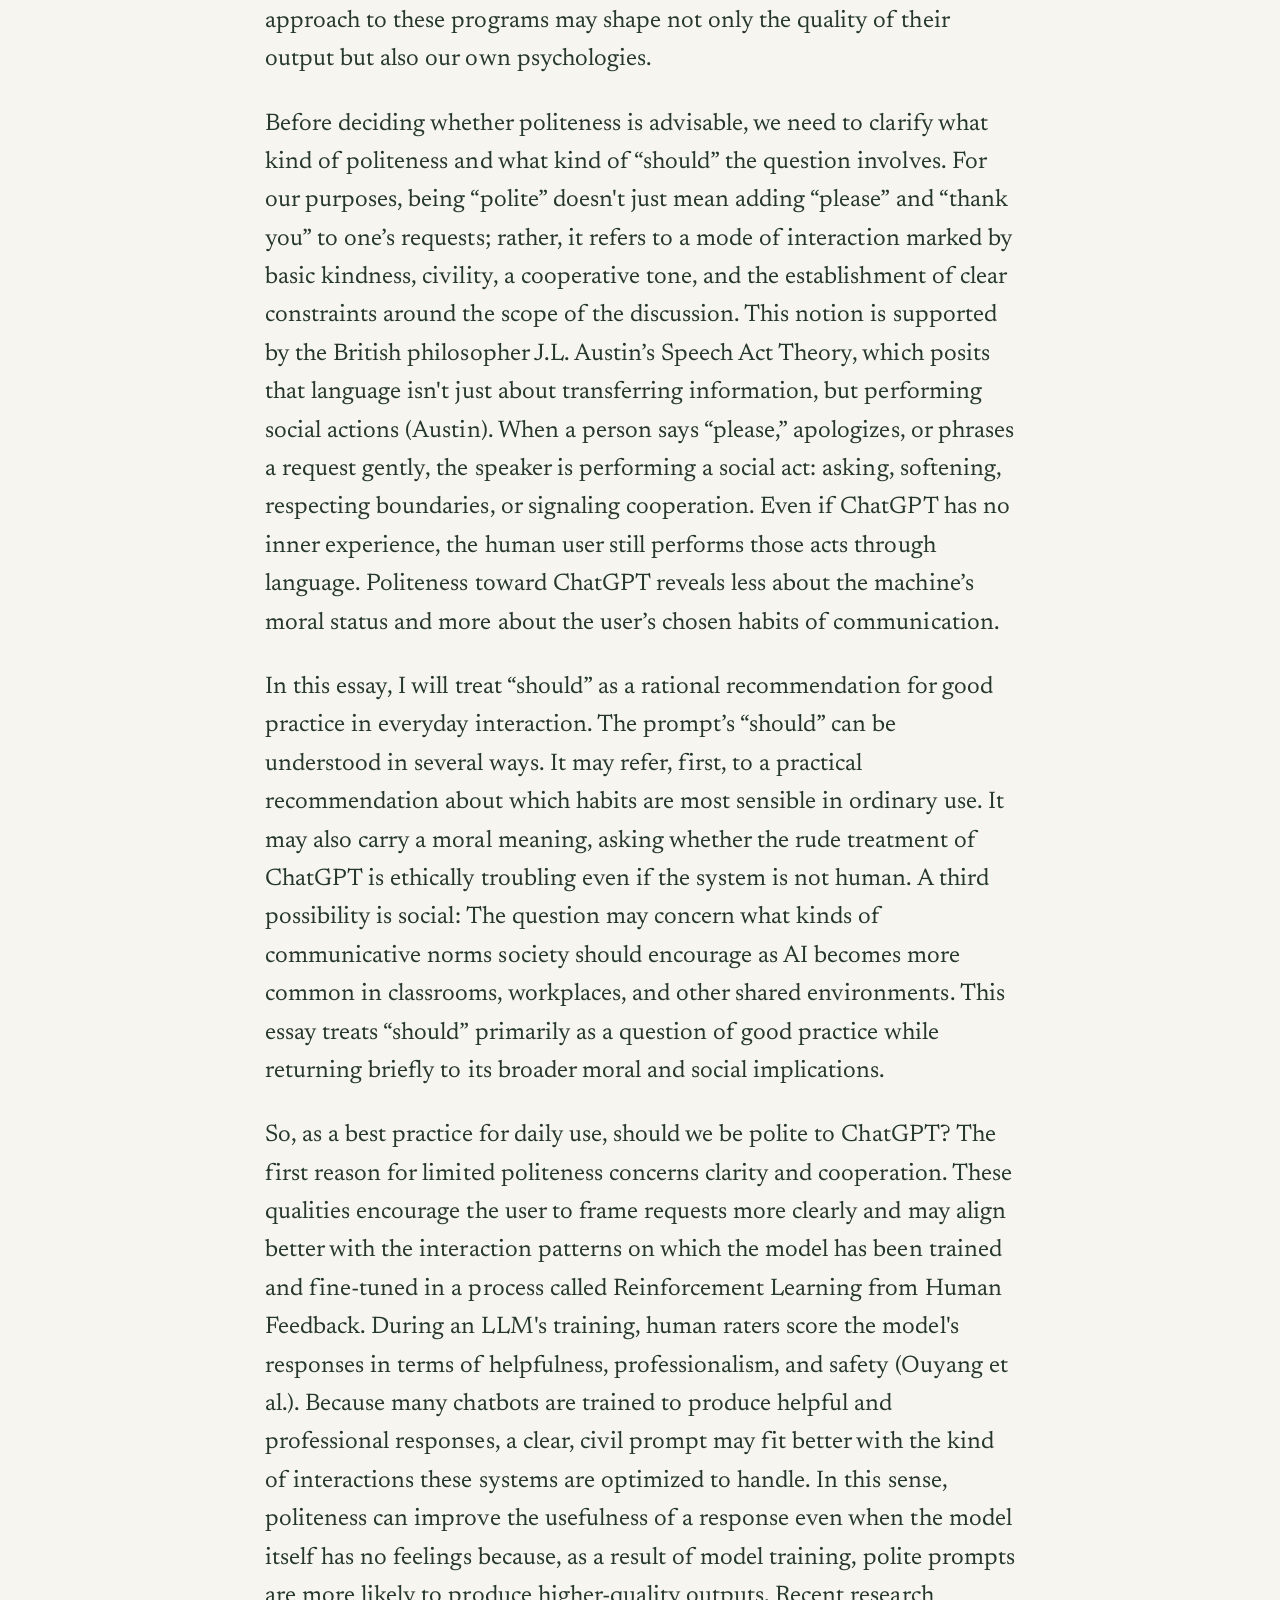
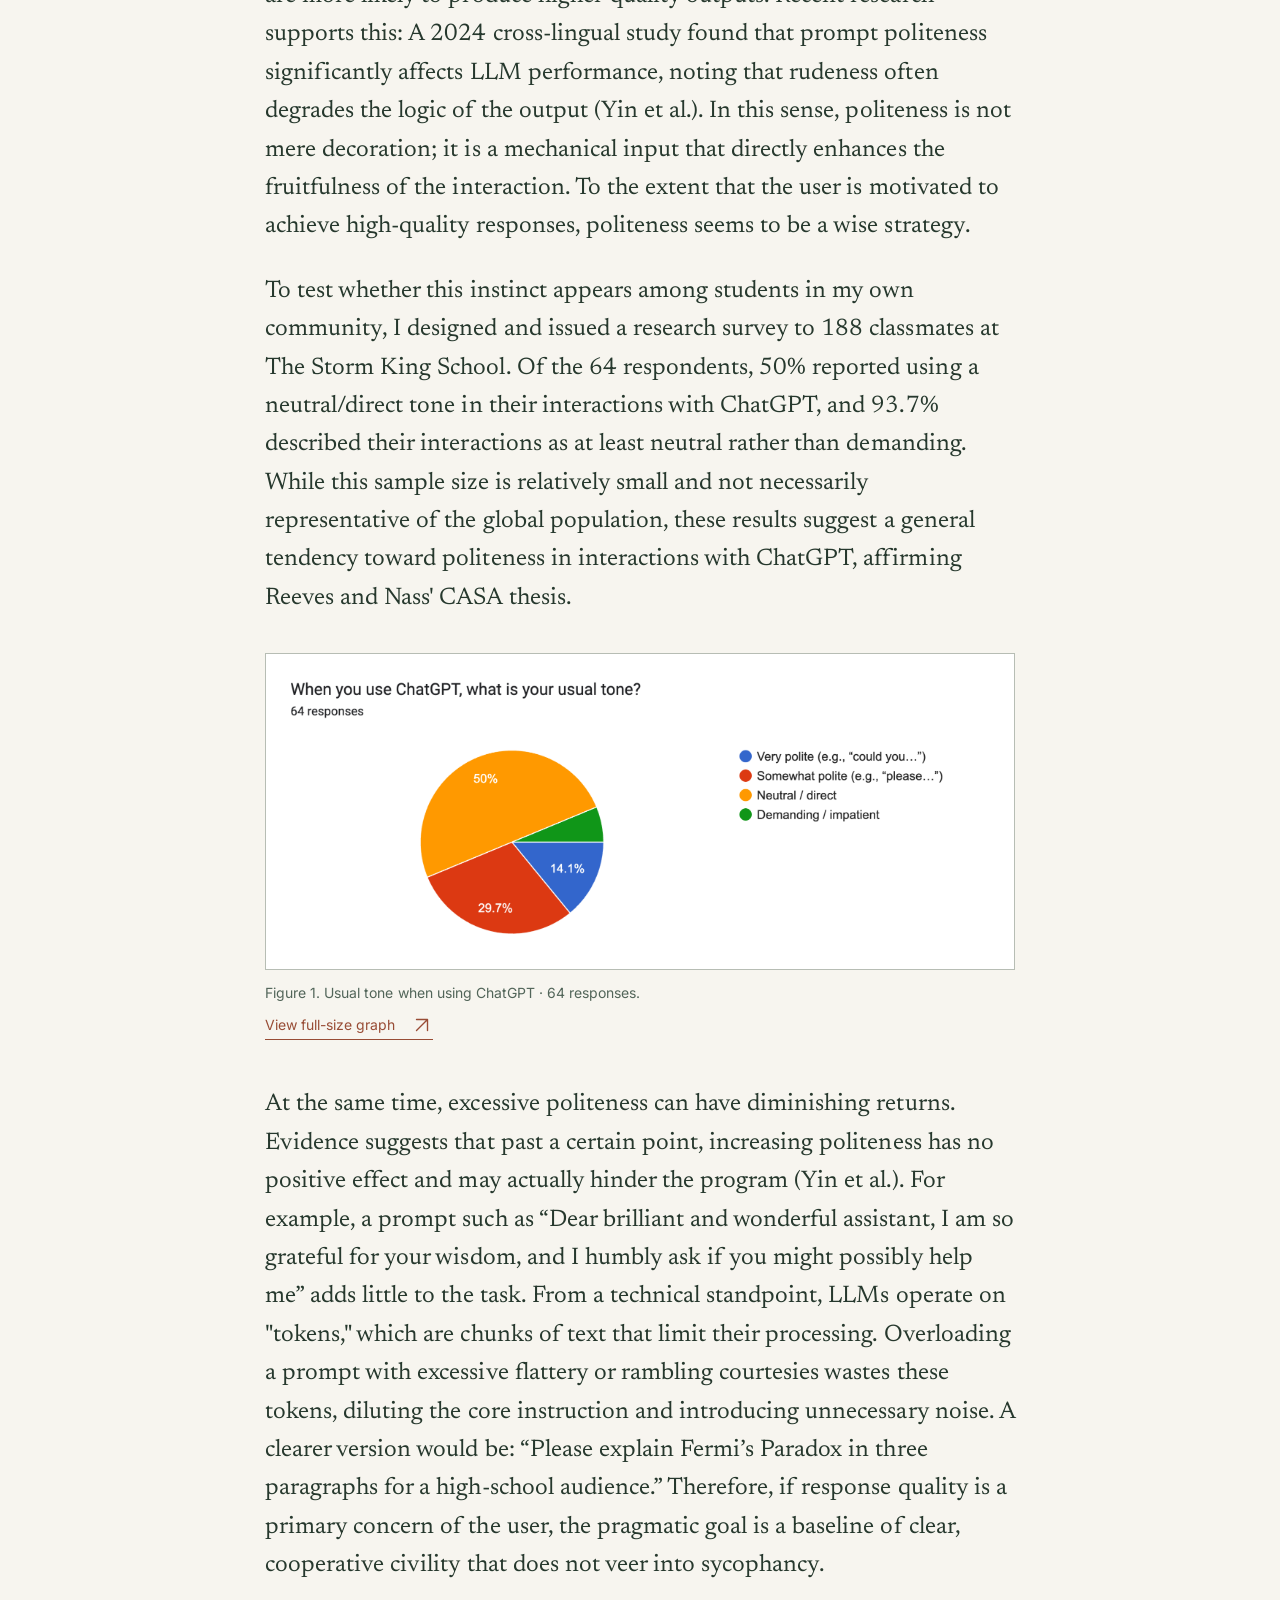
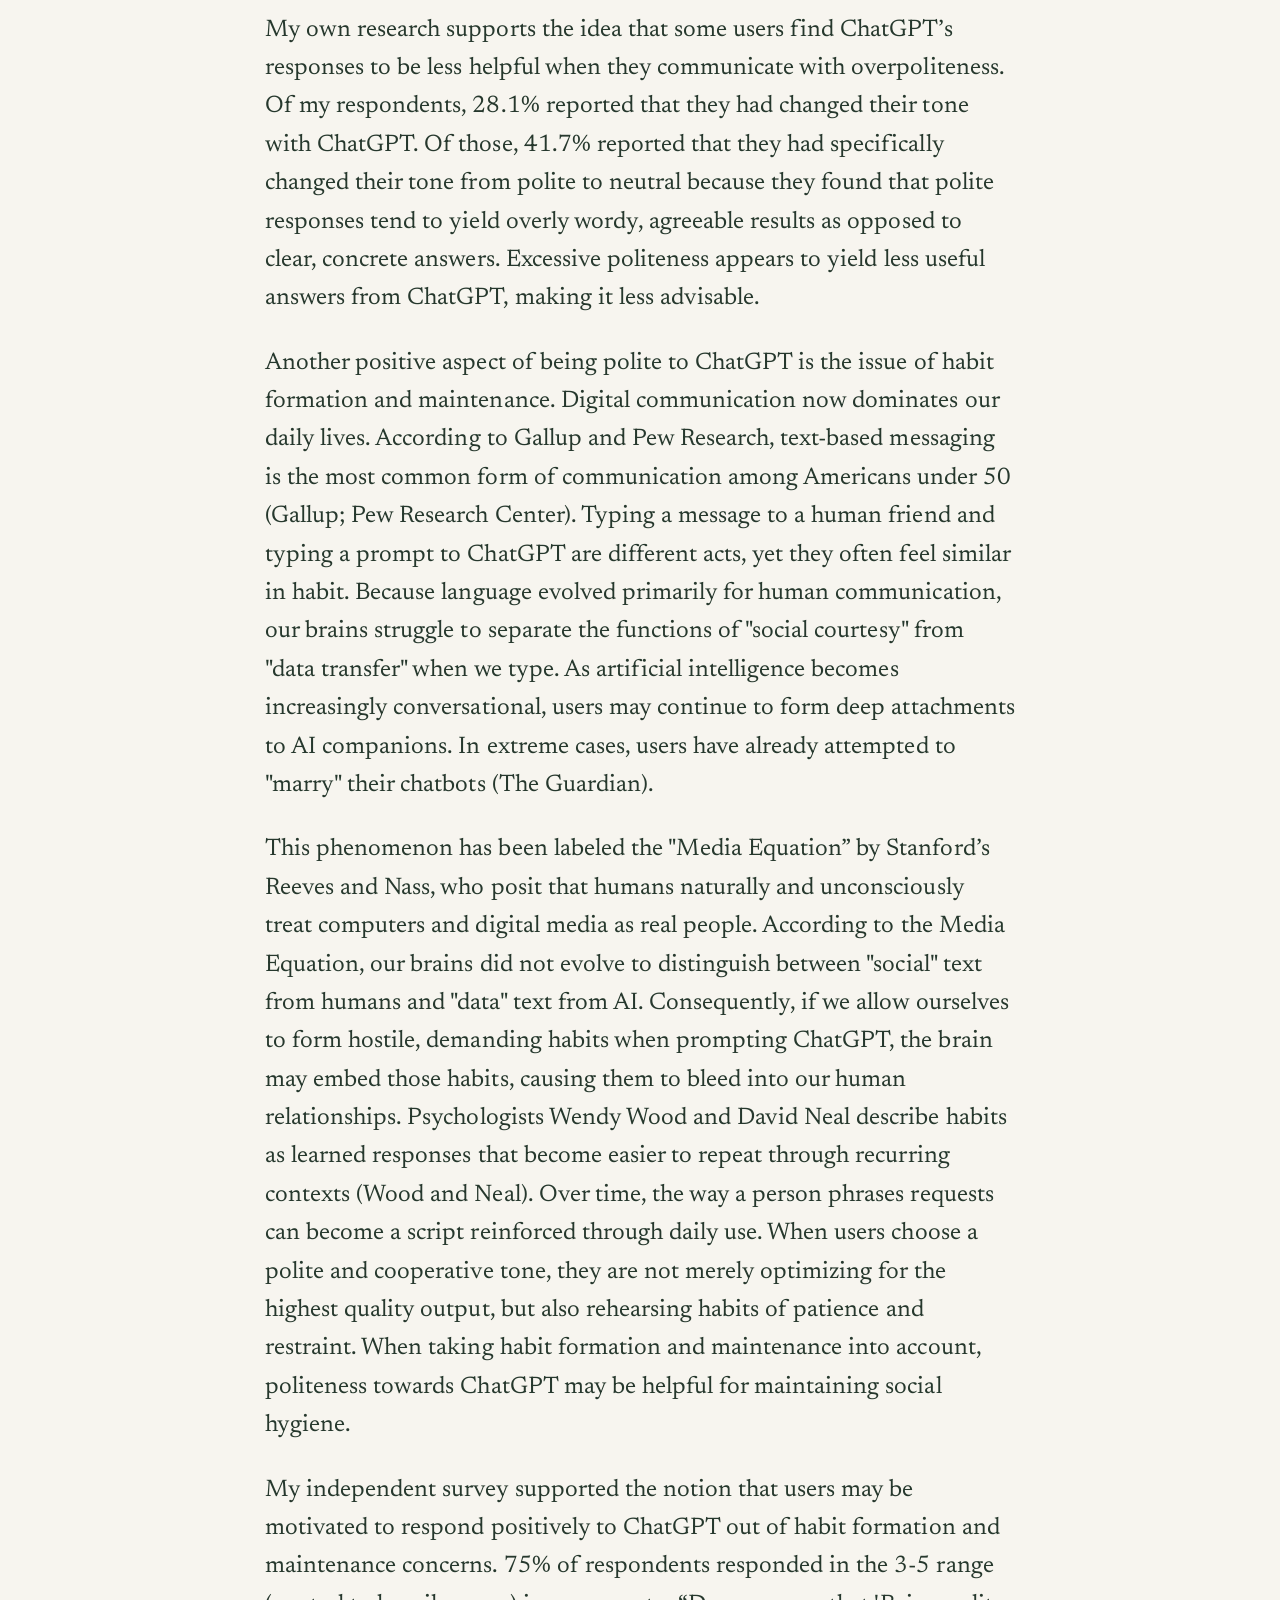
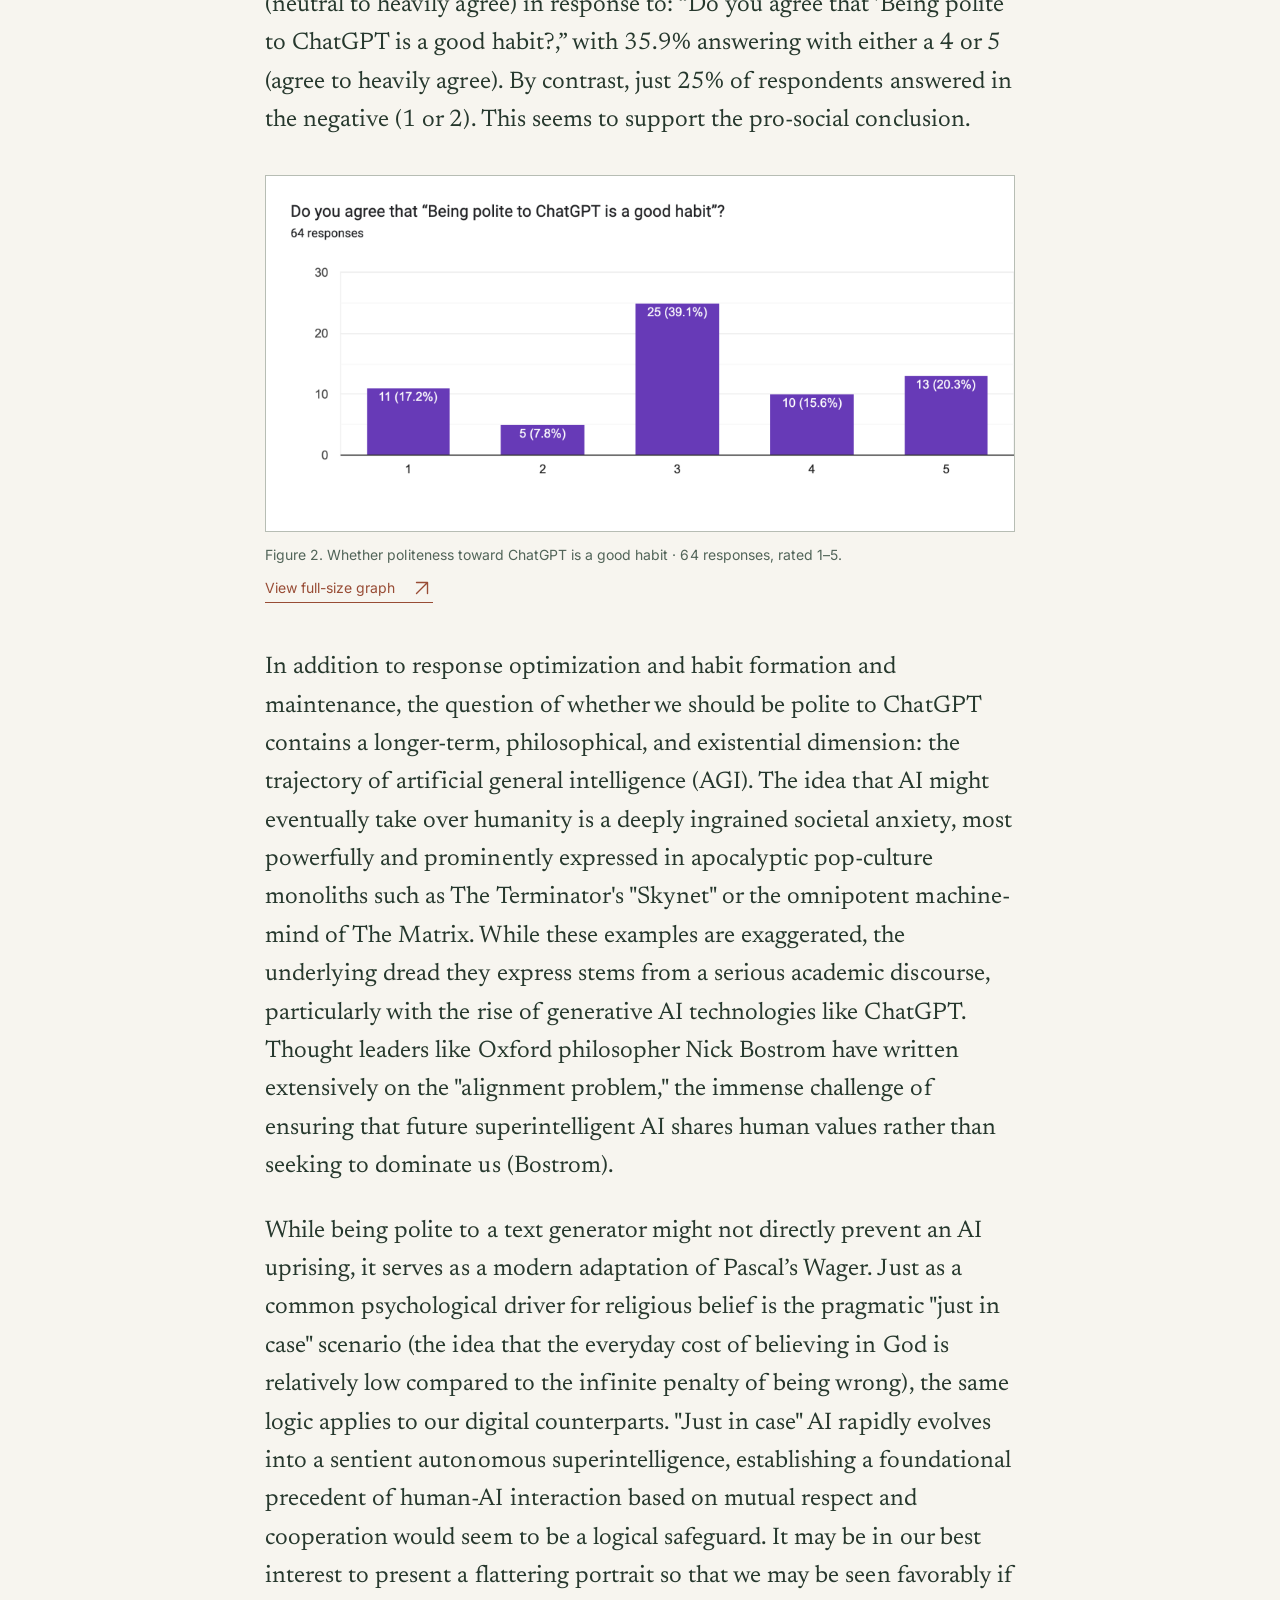
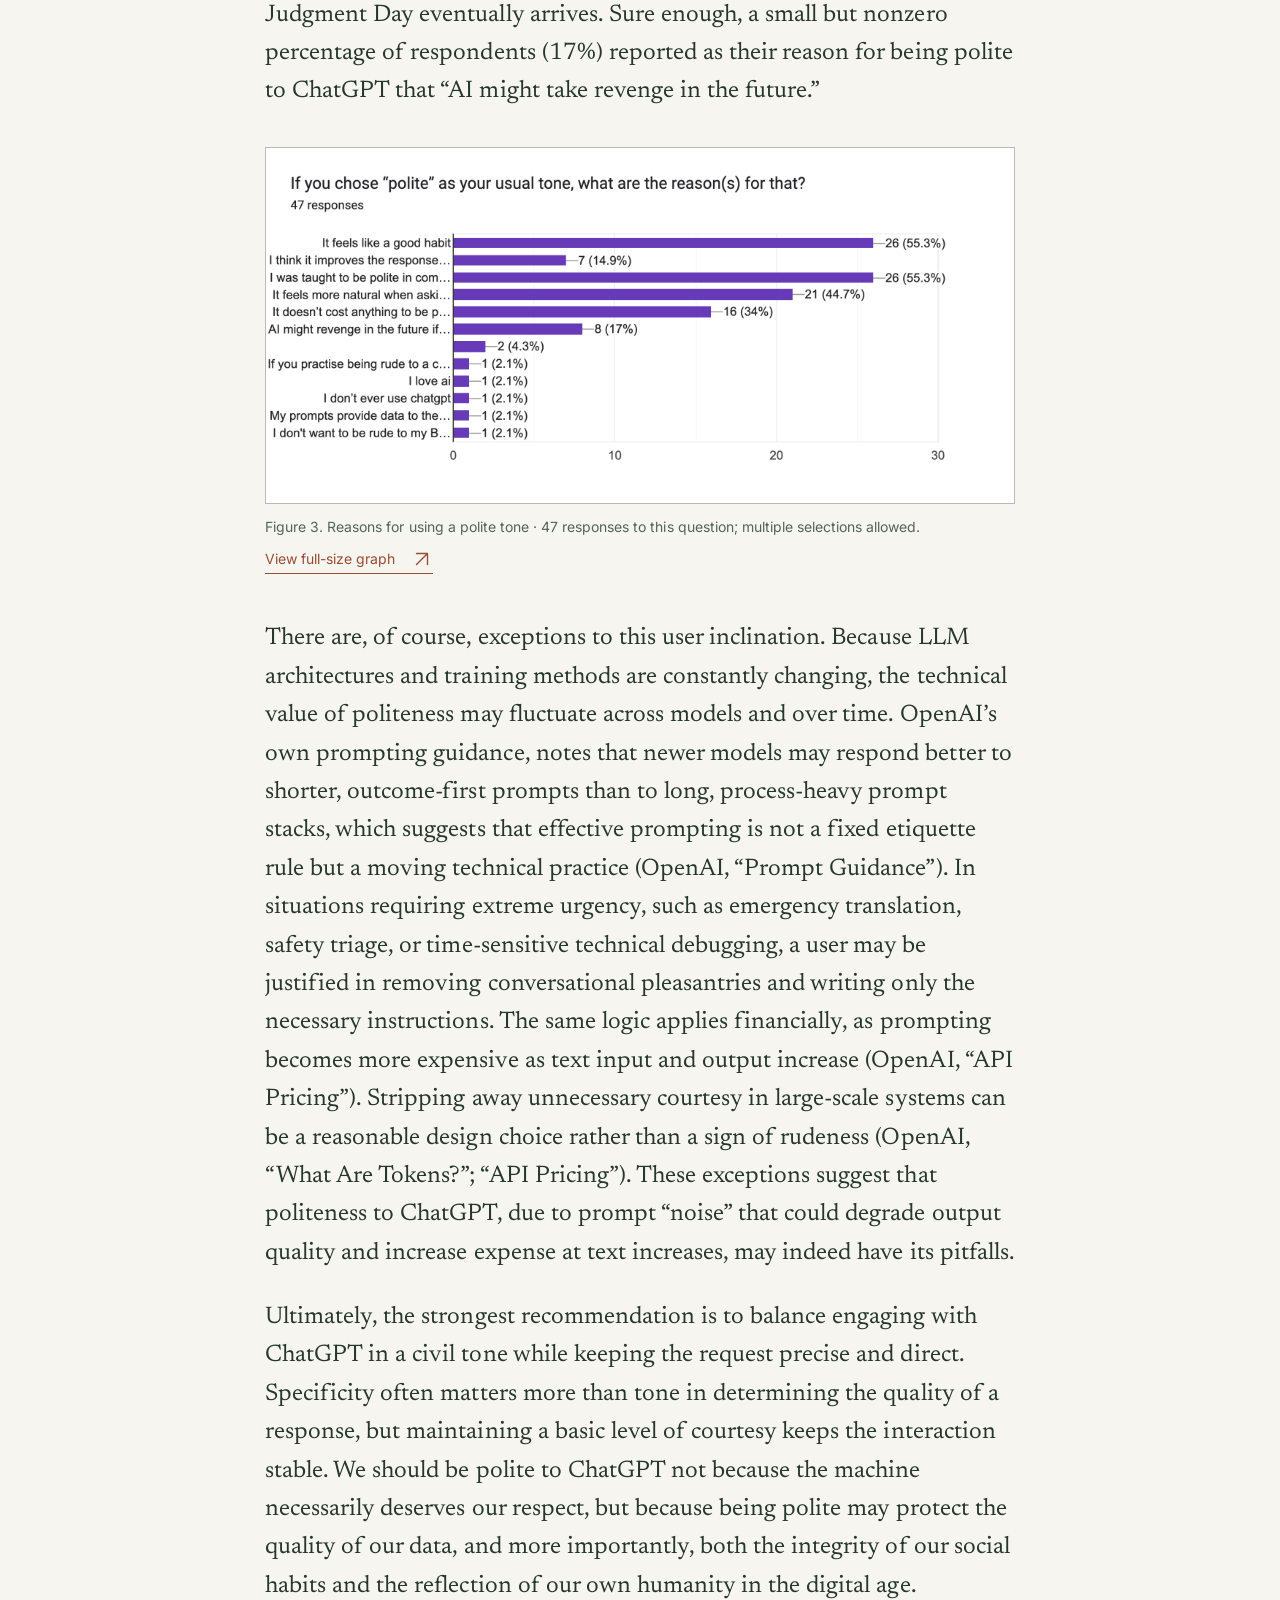
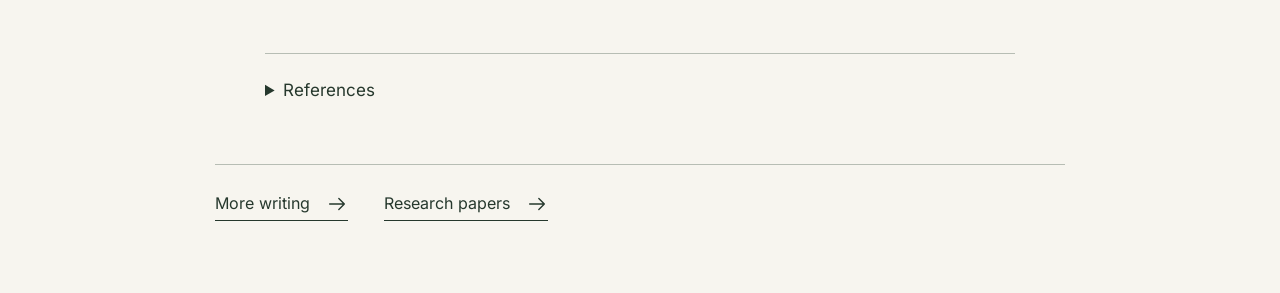
<file: writing/polite-to-chatgpt.html>
<!doctype html><html lang="en"><head><meta charset="utf-8"><meta name="viewport" content="width=device-width, initial-scale=1"><title>Should we be polite to ChatGPT? — Steven Chen</title><meta name="description" content="Essay · AI &amp; politeness by Steven (Junyu) Chen."><meta name="theme-color" content="#f7f5ef"><link rel="canonical" href="https://stevenchenjy.github.io/writing/polite-to-chatgpt.html"><meta property="og:type" content="website"><meta property="og:title" content="Should we be polite to ChatGPT? — Steven Chen"><meta property="og:description" content="Essay · AI &amp; politeness by Steven (Junyu) Chen."><meta property="og:url" content="https://stevenchenjy.github.io/writing/polite-to-chatgpt.html"><link rel="icon" href="/favicon.svg" type="image/svg+xml"><link rel="stylesheet" href="/assets/fonts/fonts.css"><link rel="stylesheet" href="/style.css?v=3245e1c85b13"></head><body><a class="skip-link" href="#main">Skip to content</a><header class="site-header"><div class="wrap header-inner"><a class="wordmark" href="/" aria-label="Steven Chen home">Steven Chen</a><nav aria-label="Main navigation"><a href="/#research">Research</a><a href="/#writing">Writing</a><a href="/#projects">Projects</a><a href="/#community">Community</a><a href="/#interests">Interests</a><a class="nav-github" href="https://github.com/stevenchenjy" target="_blank" rel="noopener noreferrer">GitHub<svg class="arrow" viewBox="0 0 24 24" fill="none" aria-hidden="true"><path d="M6 18 18 6M6 6h12v12"/></svg></a></nav></div></header><main id="main" class="reader wrap"><a class="text-link" href="/#writing">Back to writing<svg class="arrow" viewBox="0 0 24 24" fill="none" aria-hidden="true"><path d="M4 12h16m-6-6 6 6-6 6"/></svg></a><div class="reader-heading"><p class="genre">Essay · AI &amp; politeness</p><h1>Should we be polite to ChatGPT?</h1><p class="byline">Steven (Junyu) Chen</p><p class="reading-meta">10 minute read</p><p class="editorial-note">Commendation · John Locke Institute Global Essay Prize · 2026.</p><a class="text-link" href="/papers/polite-to-chatgpt.pdf">Original essay PDF<svg class="arrow" viewBox="0 0 24 24" fill="none" aria-hidden="true"><path d="M4 12h16m-6-6 6 6-6 6"/></svg></a></div><article class="prose" aria-label="Should we be polite to ChatGPT?"><p>It’s a quiet Sunday afternoon. I open ChatGPT to explore a sudden, nagging question about Fermi’s Paradox–why is there a mismatch between the high probability of intelligent life and the lack of observable evidence for it? I begin my request with “please,” the word slipping out from habit as if I were asking a person sitting across from me. This essay argues that we should be polite to ChatGPT only in a limited and practical sense. A civil, cooperative tone is advisable because it helps users formulate clearer requests, fits the social patterns through which conversational AI is trained, and protects the habits we carry back into human communication. Yet politeness becomes less useful when it turns into excessive flattery or wasted words. The best answer is neither robotic bluntness nor exaggerated courtesy, but enough politeness to preserve clarity and character, with enough directness to keep the machine useful.</p><p>If you also find yourself writing “please” and “thank you” when iterating with ChatGPT, you are not alone; in 1996, two Stanford professors coined the term “computers are social actors” (CASA) to describe this paradigm in which people often apply social rules to their interactions with computers (Reeves and Nass). This instinct raises a curious question: If ChatGPT is only an LLM or, in simpler terms, a computational system for generating text, why do I naturally treat it with the same courtesy I would use with another person? The answer is not trivial. It reveals something about how humans interact with technology and how social norms extend into our increasingly digital world. As AI continues to permeate our classrooms, workplaces, and daily lives, our rhetorical approach to these programs may shape not only the quality of their output but also our own psychologies.</p><p>Before deciding whether politeness is advisable, we need to clarify what kind of politeness and what kind of “should” the question involves. For our purposes, being “polite” doesn&#x27;t just mean adding “please” and “thank you” to one’s requests; rather, it refers to a mode of interaction marked by basic kindness, civility, a cooperative tone, and the establishment of clear constraints around the scope of the discussion. This notion is supported by the British philosopher J.L. Austin’s Speech Act Theory, which posits that language isn&#x27;t just about transferring information, but performing social actions (Austin). When a person says “please,” apologizes, or phrases a request gently, the speaker is performing a social act: asking, softening, respecting boundaries, or signaling cooperation. Even if ChatGPT has no inner experience, the human user still performs those acts through language. Politeness toward ChatGPT reveals less about the machine’s moral status and more about the user’s chosen habits of communication.</p><p>In this essay, I will treat “should” as a rational recommendation for good practice in everyday interaction. The prompt’s “should” can be understood in several ways. It may refer, first, to a practical recommendation about which habits are most sensible in ordinary use. It may also carry a moral meaning, asking whether the rude treatment of ChatGPT is ethically troubling even if the system is not human. A third possibility is social: The question may concern what kinds of communicative norms society should encourage as AI becomes more common in classrooms, workplaces, and other shared environments. This essay treats “should” primarily as a question of good practice while returning briefly to its broader moral and social implications.</p><p>So, as a best practice for daily use, should we be polite to ChatGPT? The first reason for limited politeness concerns clarity and cooperation. These qualities encourage the user to frame requests more clearly and may align better with the interaction patterns on which the model has been trained and fine-tuned in a process called Reinforcement Learning from Human Feedback. During an LLM&#x27;s training, human raters score the model&#x27;s responses in terms of helpfulness, professionalism, and safety (Ouyang et al.). Because many chatbots are trained to produce helpful and professional responses, a clear, civil prompt may fit better with the kind of interactions these systems are optimized to handle. In this sense, politeness can improve the usefulness of a response even when the model itself has no feelings because, as a result of model training, polite prompts are more likely to produce higher-quality outputs. Recent research supports this: A 2024 cross-lingual study found that prompt politeness significantly affects LLM performance, noting that rudeness often degrades the logic of the output (Yin et al.). In this sense, politeness is not mere decoration; it is a mechanical input that directly enhances the fruitfulness of the interaction. To the extent that the user is motivated to achieve high-quality responses, politeness seems to be a wise strategy.</p><p>To test whether this instinct appears among students in my own community, I designed and issued a research survey to 188 classmates at The Storm King School. Of the 64 respondents, 50% reported using a neutral/direct tone in their interactions with ChatGPT, and 93.7% described their interactions as at least neutral rather than demanding. While this sample size is relatively small and not necessarily representative of the global population, these results suggest a general tendency toward politeness in interactions with ChatGPT, affirming Reeves and Nass&#x27; CASA thesis.</p><figure class="essay-figure" id="survey-tone"><img src="/assets/essay/survey-tone.png" alt="Pie chart of usual ChatGPT tone among 64 respondents: 50% neutral or direct, 29.7% somewhat polite, 14.1% very polite, and a small demanding or impatient slice." width="2048" height="861" loading="lazy" decoding="async"><figcaption>Figure 1. Usual tone when using ChatGPT · 64 responses.</figcaption><a class="text-link" href="/assets/essay/survey-tone.png" target="_blank" rel="noopener noreferrer">View full-size graph<svg class="arrow" viewBox="0 0 24 24" fill="none" aria-hidden="true"><path d="M6 18 18 6M6 6h12v12"/></svg></a></figure><p>At the same time, excessive politeness can have diminishing returns. Evidence suggests that past a certain point, increasing politeness has no positive effect and may actually hinder the program (Yin et al.). For example, a prompt such as “Dear brilliant and wonderful assistant, I am so grateful for your wisdom, and I humbly ask if you might possibly help me” adds little to the task. From a technical standpoint, LLMs operate on &quot;tokens,&quot; which are chunks of text that limit their processing. Overloading a prompt with excessive flattery or rambling courtesies wastes these tokens, diluting the core instruction and introducing unnecessary noise. A clearer version would be: “Please explain Fermi’s Paradox in three paragraphs for a high-school audience.” Therefore, if response quality is a primary concern of the user, the pragmatic goal is a baseline of clear, cooperative civility that does not veer into sycophancy.</p><p>My own research supports the idea that some users find ChatGPT’s responses to be less helpful when they communicate with overpoliteness. Of my respondents, 28.1% reported that they had changed their tone with ChatGPT. Of those, 41.7% reported that they had specifically changed their tone from polite to neutral because they found that polite responses tend to yield overly wordy, agreeable results as opposed to clear, concrete answers. Excessive politeness appears to yield less useful answers from ChatGPT, making it less advisable.</p><p>Another positive aspect of being polite to ChatGPT is the issue of habit formation and maintenance. Digital communication now dominates our daily lives. According to Gallup and Pew Research, text-based messaging is the most common form of communication among Americans under 50 (Gallup; Pew Research Center). Typing a message to a human friend and typing a prompt to ChatGPT are different acts, yet they often feel similar in habit. Because language evolved primarily for human communication, our brains struggle to separate the functions of &quot;social courtesy&quot; from &quot;data transfer&quot; when we type. As artificial intelligence becomes increasingly conversational, users may continue to form deep attachments to AI companions. In extreme cases, users have already attempted to &quot;marry&quot; their chatbots (The Guardian).</p><p>This phenomenon has been labeled the &quot;Media Equation” by Stanford’s Reeves and Nass, who posit that humans naturally and unconsciously treat computers and digital media as real people. According to the Media Equation, our brains did not evolve to distinguish between &quot;social&quot; text from humans and &quot;data&quot; text from AI. Consequently, if we allow ourselves to form hostile, demanding habits when prompting ChatGPT, the brain may embed those habits, causing them to bleed into our human relationships. Psychologists Wendy Wood and David Neal describe habits as learned responses that become easier to repeat through recurring contexts (Wood and Neal). Over time, the way a person phrases requests can become a script reinforced through daily use. When users choose a polite and cooperative tone, they are not merely optimizing for the highest quality output, but also rehearsing habits of patience and restraint. When taking habit formation and maintenance into account, politeness towards ChatGPT may be helpful for maintaining social hygiene.</p><p>My independent survey supported the notion that users may be motivated to respond positively to ChatGPT out of habit formation and maintenance concerns. 75% of respondents responded in the 3-5 range (neutral to heavily agree) in response to: “Do you agree that &#x27;Being polite to ChatGPT is a good habit?,” with 35.9% answering with either a 4 or 5 (agree to heavily agree). By contrast, just 25% of respondents answered in the negative (1 or 2). This seems to support the pro-social conclusion.</p><figure class="essay-figure" id="survey-habit"><img src="/assets/essay/survey-habit.png" alt="Bar chart of agreement that being polite to ChatGPT is a good habit, with 64 responses. Ratings 1 through 5 received 11, 5, 25, 10, and 13 responses respectively." width="2048" height="972" loading="lazy" decoding="async"><figcaption>Figure 2. Whether politeness toward ChatGPT is a good habit · 64 responses, rated 1–5.</figcaption><a class="text-link" href="/assets/essay/survey-habit.png" target="_blank" rel="noopener noreferrer">View full-size graph<svg class="arrow" viewBox="0 0 24 24" fill="none" aria-hidden="true"><path d="M6 18 18 6M6 6h12v12"/></svg></a></figure><p>In addition to response optimization and habit formation and maintenance, the question of whether we should be polite to ChatGPT contains a longer-term, philosophical, and existential dimension: the trajectory of artificial general intelligence (AGI). The idea that AI might eventually take over humanity is a deeply ingrained societal anxiety, most powerfully and prominently expressed in apocalyptic pop-culture monoliths such as The Terminator&#x27;s &quot;Skynet&quot; or the omnipotent machine-mind of The Matrix. While these examples are exaggerated, the underlying dread they express stems from a serious academic discourse, particularly with the rise of generative AI technologies like ChatGPT. Thought leaders like Oxford philosopher Nick Bostrom have written extensively on the &quot;alignment problem,&quot; the immense challenge of ensuring that future superintelligent AI shares human values rather than seeking to dominate us (Bostrom).</p><p>While being polite to a text generator might not directly prevent an AI uprising, it serves as a modern adaptation of Pascal’s Wager. Just as a common psychological driver for religious belief is the pragmatic &quot;just in case&quot; scenario (the idea that the everyday cost of believing in God is relatively low compared to the infinite penalty of being wrong), the same logic applies to our digital counterparts. &quot;Just in case&quot; AI rapidly evolves into a sentient autonomous superintelligence, establishing a foundational precedent of human-AI interaction based on mutual respect and cooperation would seem to be a logical safeguard. It may be in our best interest to present a flattering portrait so that we may be seen favorably if Judgment Day eventually arrives. Sure enough, a small but nonzero percentage of respondents (17%) reported as their reason for being polite to ChatGPT that “AI might take revenge in the future.”</p><figure class="essay-figure" id="survey-reasons"><img src="/assets/essay/survey-reasons.png" alt="Horizontal bar chart of reasons for using a polite tone, with 47 responses to this question and multiple selections. Good habit and learned politeness each received 26 selections; concern about future AI revenge received 8 selections, or 17% of these 47 responses." width="2048" height="972" loading="lazy" decoding="async"><figcaption>Figure 3. Reasons for using a polite tone · 47 responses to this question; multiple selections allowed.</figcaption><a class="text-link" href="/assets/essay/survey-reasons.png" target="_blank" rel="noopener noreferrer">View full-size graph<svg class="arrow" viewBox="0 0 24 24" fill="none" aria-hidden="true"><path d="M6 18 18 6M6 6h12v12"/></svg></a></figure><p>There are, of course, exceptions to this user inclination. Because LLM architectures and training methods are constantly changing, the technical value of politeness may fluctuate across models and over time. OpenAI’s own prompting guidance, notes that newer models may respond better to shorter, outcome-first prompts than to long, process-heavy prompt stacks, which suggests that effective prompting is not a fixed etiquette rule but a moving technical practice (OpenAI, “Prompt Guidance”). In situations requiring extreme urgency, such as emergency translation, safety triage, or time-sensitive technical debugging, a user may be justified in removing conversational pleasantries and writing only the necessary instructions. The same logic applies financially, as prompting becomes more expensive as text input and output increase (OpenAI, “API Pricing”). Stripping away unnecessary courtesy in large-scale systems can be a reasonable design choice rather than a sign of rudeness (OpenAI, “What Are Tokens?”; “API Pricing”). These exceptions suggest that politeness to ChatGPT, due to prompt “noise” that could degrade output quality and increase expense at text increases, may indeed have its pitfalls.</p><p>Ultimately, the strongest recommendation is to balance engaging with ChatGPT in a civil tone while keeping the request precise and direct. Specificity often matters more than tone in determining the quality of a response, but maintaining a basic level of courtesy keeps the interaction stable. We should be polite to ChatGPT not because the machine necessarily deserves our respect, but because being polite may protect the quality of our data, and more importantly, both the integrity of our social habits and the reflection of our own humanity in the digital age.</p><details class="references"><summary>References</summary><ol><li>Austin, J. L. How to Do Things with Words. Clarendon Press, 1962.</li><li>Bostrom, Nick. Superintelligence: Paths, Dangers, Strategies. Oxford University Press, 2014.</li><li>Hájek, Alan. “Pascal’s Wager.” The Stanford Encyclopedia of Philosophy, edited by Edward N. Zalta, 1998.</li><li>Heritage, Stuart. “‘I Felt Pure, Unconditional Love’: The People Who Marry Their AI Chatbots.” The Guardian, 12 July 2025.</li><li>Newport, Frank. “The New Era of Communication Among Americans.” Gallup, 10 Nov. 2014.</li><li>OpenAI. “API Pricing.” OpenAI, https://openai.com/api/pricing/. Accessed 16 May 2026.</li><li>OpenAI. “Prompt Guidance.” OpenAI API Documentation, https://developers.openai.com/api/docs/guides/prompt-guidance. Accessed 16 May 2026.</li><li>OpenAI. “What Are Tokens and How to Count Them?” OpenAI Help Center, https://help.openai.com/en/articles/4936856-what-are-tokens-and-how-to-count-them. Accessed 16 May 2026.</li><li>Ouyang, Long, et al. “Training Language Models to Follow Instructions with Human Feedback.” Advances in Neural Information Processing Systems, vol. 35, 2022, pp. 27730–27744.</li><li>Reeves, Byron, and Clifford Nass. The Media Equation: How People Treat Computers, Television, and New Media Like Real People and Places. Cambridge University Press, 1996.</li><li>SETI Institute. “The Fermi Paradox.” SETI Institute, https://www.seti.org/research/seti-101/fermi-paradox/. Accessed 26 May 2026.</li><li>Smith, Aaron. “Americans and Text Messaging.” Pew Research Center, 19 Sept. 2011.</li><li>Wood, Wendy, and David T. Neal. “A New Look at Habits and the Habit-Goal Interface.” Psychological Review, vol. 114, no. 4, 2007, pp. 843–863.</li><li>Yin, Ziqi, et al. “Should We Respect LLMs? A Cross-Lingual Study on the Influence of Prompt Politeness on LLM Performance.” Proceedings of the Second Workshop on Social Influence in Conversations (SICon 2024), Association for Computational Linguistics, 2024, pp. 9–35.</li></ol></details></article><div class="reader-end"><a class="text-link" href="/#writing">More writing<svg class="arrow" viewBox="0 0 24 24" fill="none" aria-hidden="true"><path d="M4 12h16m-6-6 6 6-6 6"/></svg></a><a class="text-link" href="/#research">Research papers<svg class="arrow" viewBox="0 0 24 24" fill="none" aria-hidden="true"><path d="M4 12h16m-6-6 6 6-6 6"/></svg></a></div></main></body></html>
</file>
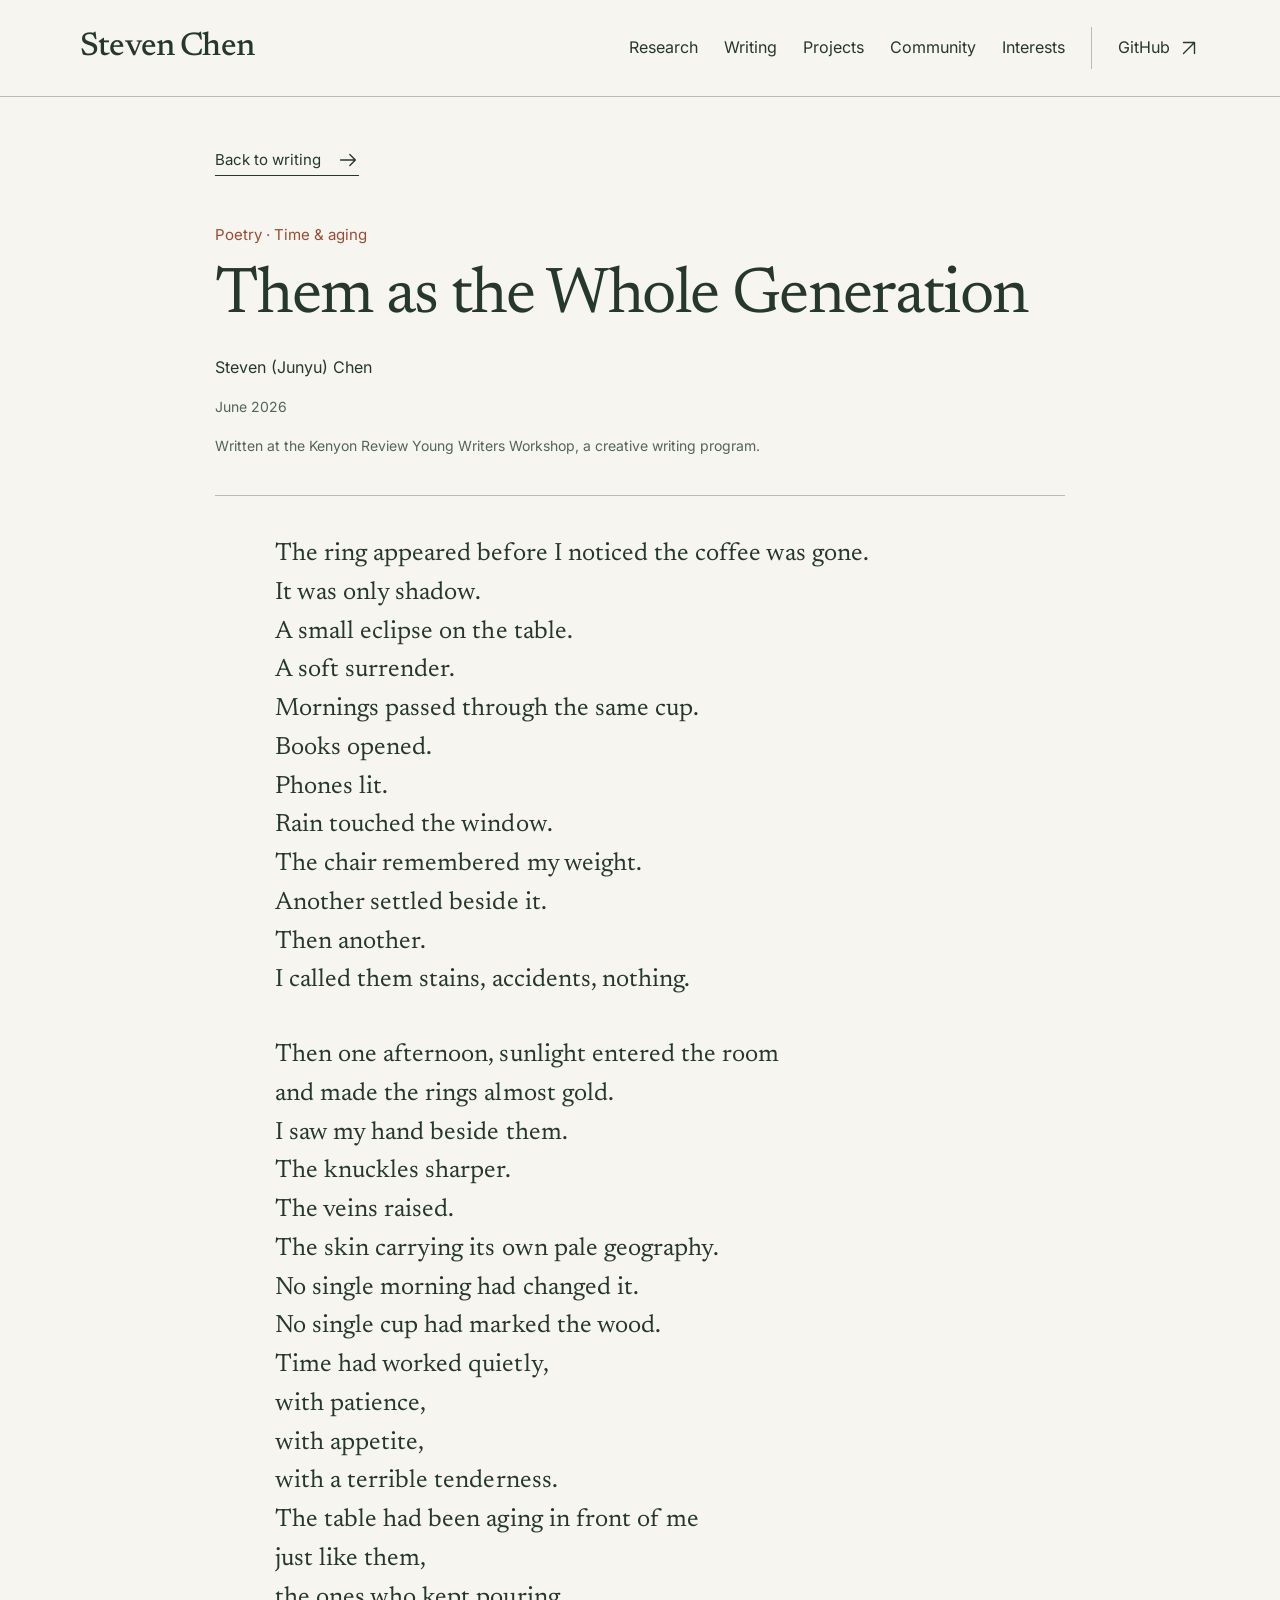
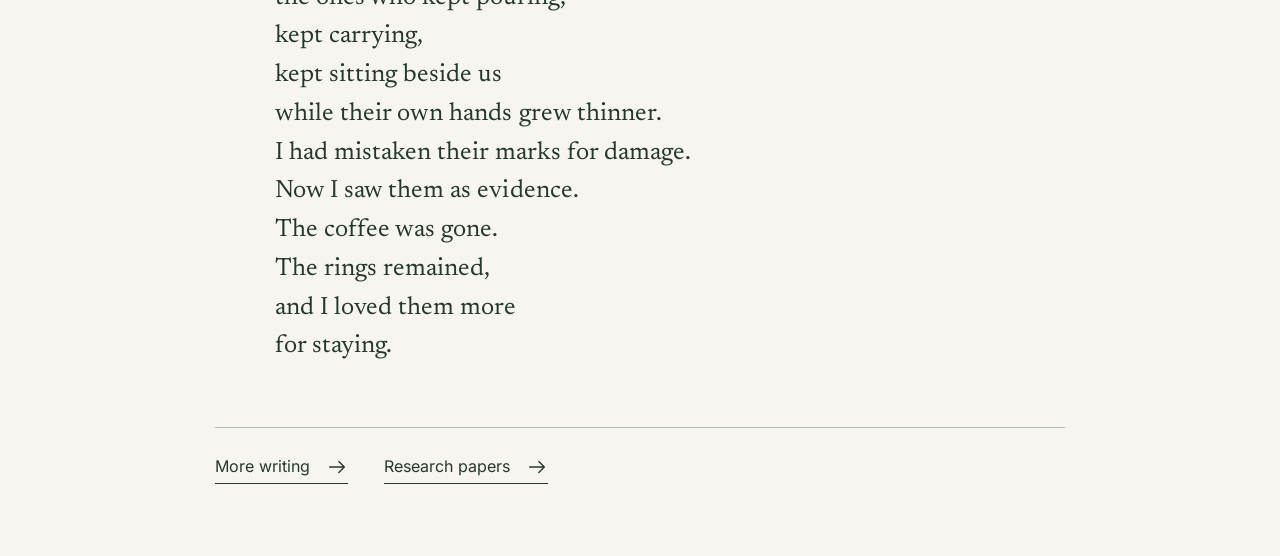
<file: writing/them-as-the-whole-generation.html>
<!doctype html><html lang="en"><head><meta charset="utf-8"><meta name="viewport" content="width=device-width, initial-scale=1"><title>Them as the Whole Generation — Steven Chen</title><meta name="description" content="Poetry · Time &amp; aging by Steven (Junyu) Chen."><meta name="theme-color" content="#f7f5ef"><link rel="canonical" href="https://stevenchenjy.github.io/writing/them-as-the-whole-generation.html"><meta property="og:type" content="website"><meta property="og:title" content="Them as the Whole Generation — Steven Chen"><meta property="og:description" content="Poetry · Time &amp; aging by Steven (Junyu) Chen."><meta property="og:url" content="https://stevenchenjy.github.io/writing/them-as-the-whole-generation.html"><link rel="icon" href="/favicon.svg" type="image/svg+xml"><link rel="stylesheet" href="/assets/fonts/fonts.css"><link rel="stylesheet" href="/style.css?v=3245e1c85b13"></head><body><a class="skip-link" href="#main">Skip to content</a><header class="site-header"><div class="wrap header-inner"><a class="wordmark" href="/" aria-label="Steven Chen home">Steven Chen</a><nav aria-label="Main navigation"><a href="/#research">Research</a><a href="/#writing">Writing</a><a href="/#projects">Projects</a><a href="/#community">Community</a><a href="/#interests">Interests</a><a class="nav-github" href="https://github.com/stevenchenjy" target="_blank" rel="noopener noreferrer">GitHub<svg class="arrow" viewBox="0 0 24 24" fill="none" aria-hidden="true"><path d="M6 18 18 6M6 6h12v12"/></svg></a></nav></div></header><main id="main" class="reader wrap"><a class="text-link" href="/#writing">Back to writing<svg class="arrow" viewBox="0 0 24 24" fill="none" aria-hidden="true"><path d="M4 12h16m-6-6 6 6-6 6"/></svg></a><div class="reader-heading"><p class="genre">Poetry · Time &amp; aging</p><h1>Them as the Whole Generation</h1><p class="byline">Steven (Junyu) Chen</p><p class="reading-meta">June 2026</p><p class="editorial-note">Written at the Kenyon Review Young Writers Workshop, a creative writing program.</p></div><article class="prose poem" aria-label="Them as the Whole Generation"><p>The ring appeared before I noticed the coffee was gone.<br>It was only shadow.<br>A small eclipse on the table.<br>A soft surrender.<br>Mornings passed through the same cup.<br>Books opened.<br>Phones lit.<br>Rain touched the window.<br>The chair remembered my weight.<br>Another settled beside it.<br>Then another.<br>I called them stains, accidents, nothing.</p><p>Then one afternoon, sunlight entered the room<br>and made the rings almost gold.<br>I saw my hand beside them.<br>The knuckles sharper.<br>The veins raised.<br>The skin carrying its own pale geography.<br>No single morning had changed it.<br>No single cup had marked the wood.<br>Time had worked quietly,<br>with patience,<br>with appetite,<br>with a terrible tenderness.<br>The table had been aging in front of me<br>just like them,<br>the ones who kept pouring,<br>kept carrying,<br>kept sitting beside us<br>while their own hands grew thinner.<br>I had mistaken their marks for damage.<br>Now I saw them as evidence.<br>The coffee was gone.<br>The rings remained,<br>and I loved them more<br>for staying.</p></article><div class="reader-end"><a class="text-link" href="/#writing">More writing<svg class="arrow" viewBox="0 0 24 24" fill="none" aria-hidden="true"><path d="M4 12h16m-6-6 6 6-6 6"/></svg></a><a class="text-link" href="/#research">Research papers<svg class="arrow" viewBox="0 0 24 24" fill="none" aria-hidden="true"><path d="M4 12h16m-6-6 6 6-6 6"/></svg></a></div></main></body></html>
</file>
<file: assets/fonts/fonts.css>
@font-face {
  font-family: 'Inter';
  font-style: normal;
  font-weight: 400;
  font-display: swap;
  src: url(/assets/fonts/font-0.ttf) format('truetype');
}
@font-face {
  font-family: 'Inter';
  font-style: normal;
  font-weight: 500;
  font-display: swap;
  src: url(/assets/fonts/font-1.ttf) format('truetype');
}
@font-face {
  font-family: 'Inter';
  font-style: normal;
  font-weight: 600;
  font-display: swap;
  src: url(/assets/fonts/font-2.ttf) format('truetype');
}
@font-face {
  font-family: 'Newsreader';
  font-style: normal;
  font-weight: 400;
  font-display: swap;
  src: url(/assets/fonts/font-3.ttf) format('truetype');
}
@font-face {
  font-family: 'Newsreader';
  font-style: normal;
  font-weight: 500;
  font-display: swap;
  src: url(/assets/fonts/font-4.ttf) format('truetype');
}
</file>
<file: style.css>
:root {
  --paper:#f7f5ef; --ink:#26382d; --sage:#718474; --rust:#984c35;
  --rule:#b7bdb4; --muted:#526559;
  --serif:Newsreader,Georgia,serif; --sans:Inter,Arial,sans-serif;
  --section-title:58px; --entry-title:36px; --summary-size:17px; --label-size:15px;
}
* {box-sizing:border-box}
html {scroll-behavior:smooth;scroll-padding-top:32px}
body {margin:0;background:var(--paper);color:var(--ink);font-family:var(--sans);font-size:18px;line-height:1.6}
a {color:inherit;text-decoration:none}
a:hover {color:var(--rust)}
a:focus-visible,summary:focus-visible {outline:2px solid var(--rust);outline-offset:6px}
h1,h2,h3,p {margin:0}
figure {margin:0}
h1,h2,h3 {font-family:var(--serif);font-weight:400;line-height:1.06;letter-spacing:-.025em}
.wrap {width:min(1400px,calc(100% - 160px));margin-inline:auto}
.site-header {border-bottom:1px solid var(--rule)}
.header-inner {display:flex;align-items:center;justify-content:space-between;min-height:96px;gap:32px}
.wordmark {font-family:var(--serif);font-size:33px;font-weight:500;letter-spacing:-.025em;white-space:nowrap}
nav {display:flex;align-items:center;gap:26px;font-size:16px}
nav a {padding:8px 0}
nav a:hover {text-decoration:underline;text-underline-offset:7px}
.nav-github {display:flex;align-items:center;gap:8px;padding-left:26px;border-left:1px solid var(--rule)}
.arrow {width:22px;height:22px;flex:none;vertical-align:middle;stroke:currentColor;stroke-width:1.5;stroke-linecap:round;stroke-linejoin:round}
.skip-link {position:fixed;top:-100px;left:20px;padding:10px 16px;background:var(--paper);z-index:20;border:1px solid var(--ink)}
.skip-link:focus {top:12px}
.hero {display:grid;grid-template-columns:1.05fr 1fr;gap:40px 64px;padding-block:48px;align-items:start}
.hero h1 {font-size:clamp(100px,8.3vw,128px);line-height:.92;letter-spacing:-.05em;font-weight:500}
.dot {color:var(--rust)}
.hero-deck {font-family:var(--serif);font-size:32px;line-height:1.18;letter-spacing:-.015em;margin-top:28px;max-width:750px}
.hero-copy {max-width:715px;font-size:18px;line-height:1.55;margin-top:22px}
.hero-copy p+p {margin-top:16px}
.hero-portrait img {display:block;width:100%;height:auto}
figcaption {font-size:14px;line-height:1.55;color:var(--muted);margin-top:10px}
.text-link {display:inline-flex;align-items:center;gap:16px;border-bottom:1px solid currentColor;font-size:16px;line-height:1.6;padding-bottom:3px}
.text-link .arrow {transition:transform .18s ease}
.text-link:hover .arrow {transform:translateX(3px)}
.begin {grid-column:1/-1;border-top:1px solid var(--rule);padding-top:24px}
.begin h2 {font-size:25px;letter-spacing:0;color:var(--muted);margin-bottom:20px}
.begin-links {display:grid;grid-template-columns:repeat(3,minmax(0,1fr))}
.begin-links>a {display:grid;grid-template-columns:28px 1fr 22px;align-items:center;gap:14px;padding:8px 28px 8px 0;min-height:72px;font-family:var(--serif);font-size:36px;line-height:1.2}
.begin-links>a+a {border-left:1px solid var(--rule);padding-left:28px}
.begin .index {color:var(--sage);font-family:var(--sans);font-size:14px}
.begin .arrow {color:var(--rust)}
.section {border-top:1px solid var(--rule);padding-block:48px 64px}
.section-header {margin-bottom:40px}
.section-heading {display:flex;align-items:flex-start;gap:24px}
.section-number {font-family:var(--serif);font-size:25px;color:var(--rust);padding-top:8px;min-width:30px}
.section-heading h2 {font-size:var(--section-title)}
.section-deck {max-width:900px;margin:16px 0 0 54px;font-family:var(--sans);font-size:var(--summary-size);line-height:1.55;color:var(--muted)}
.section-context {max-width:850px;margin:12px 0 0 54px;font-size:14px;line-height:1.6;color:var(--muted)}
.section-action {margin:18px 0 0 54px}
.section-action .text-link {font-size:15px;color:var(--rust)}
.section h3 {font-size:var(--entry-title);line-height:1.12;letter-spacing:-.025em}
.genre {color:var(--rust);font-size:var(--label-size);line-height:1.5;margin-bottom:16px}
.writing-features,.sketches {display:grid;grid-template-columns:1fr 1fr;gap:50px}
.writing-entry+ .writing-entry {border-left:1px solid var(--rule);padding-left:50px}
.piece-description {font-size:var(--summary-size);line-height:1.55;color:var(--muted);margin-top:18px}
.piece-status,.recognition {font-size:14px;line-height:1.55;margin-top:14px}
.piece-status {color:var(--muted)}
.recognition {color:var(--rust)}
blockquote {font-family:var(--serif);font-size:25px;line-height:1.4;margin:24px 0 0;color:var(--muted)}
.feature-links {display:flex;gap:28px;flex-wrap:wrap;margin-top:28px}
.sketches {border-top:1px solid var(--rule);padding-top:32px;margin-top:40px}
.paper-row {display:grid;grid-template-columns:1fr 1fr;gap:64px;border-top:1px solid var(--rule);padding-block:32px}
.paper-row .genre {margin-bottom:12px}
.authors {font-size:14px;color:var(--muted);margin-top:16px}
.authors strong {font-weight:600;color:var(--ink)}
.publication-venue {font-size:14px;line-height:1.55;color:var(--muted);margin-top:12px}
.publication-venue a {text-decoration:underline;text-underline-offset:3px}
.paper-detail {font-size:var(--summary-size);line-height:1.55}
.paper-detail .paper-note {font-size:14px;line-height:1.55;color:var(--muted);margin-top:14px}
.paper-links {display:flex;gap:28px;flex-wrap:wrap;margin-top:22px}
.paper-links .text-link {font-size:15px}
.project-row {display:grid;grid-template-columns:1fr 1.2fr;gap:100px;border-top:1px solid var(--rule);padding-block:30px 34px}
.project-row p {font-size:var(--summary-size);line-height:1.55}
.project-row .impact-note {font-size:14px;line-height:1.55;color:var(--muted);margin-top:12px}
.project-row .tech {font-family:ui-monospace,SFMono-Regular,Consolas,monospace;font-size:14px;letter-spacing:.03em;margin-top:14px}
.project-row .text-link {color:var(--rust);margin-top:18px}
.community-grid {display:grid;grid-template-columns:1.5fr 1fr;gap:48px}
.community-activity {grid-column:1/-1}
.community-activity>.story-description {max-width:900px}
.community-photos {display:grid;grid-template-columns:1.5fr 1fr;gap:48px}
.photo-story {min-width:0}
.story-description {font-size:var(--summary-size);line-height:1.55;color:var(--muted);margin-top:18px;max-width:650px}
.photo-story figure {margin-top:24px}
.photo-story img {display:block;width:100%;height:auto}
.photo-story>.text-link {color:var(--rust);margin-top:24px}
.sports-grid {display:grid;grid-template-columns:1fr 1fr;gap:64px}
.sports-photo {max-width:360px}
.fencing-photo img {aspect-ratio:5/6;object-fit:cover;object-position:65% center}
.art-collection {border-top:1px solid var(--rule);padding-top:32px;margin-top:48px}
.gallery-instruction {font-size:14px;line-height:1.55;color:var(--muted);margin-top:12px}
.art-gallery {display:grid;grid-template-columns:repeat(4,minmax(0,1fr));gap:24px;margin-top:28px}
.art-gallery figure {min-width:0}
.art-image-link {display:flex;align-items:center;justify-content:center;width:100%;height:350px}
.art-image-link img {display:block;width:100%;height:100%;object-fit:contain}
.art-image-link:hover {outline:1px solid var(--rust);outline-offset:5px}
.reader {max-width:850px;padding-top:48px}
.reader>.text-link {font-size:15px}
.reader-heading {padding-block:48px 38px;border-bottom:1px solid var(--rule)}
.reader-heading h1 {font-size:65px;line-height:1.05;max-width:830px}
.reader-heading .byline {font-size:16px;margin-top:24px}
.reading-meta,.reader-heading .editorial-note {font-size:14px;line-height:1.6;color:var(--muted);margin-top:16px;max-width:620px}
.reader-heading .text-link {margin-top:22px;font-size:15px}
.prose {max-width:750px;margin:40px auto 60px;font-family:var(--serif);font-size:24px;line-height:1.6;letter-spacing:.001em}
.prose>p {margin-bottom:26px}
.poem {font-size:25px;line-height:1.55;max-width:730px}
.poem>p {margin-bottom:36px}
.references {margin-top:48px;border-top:1px solid var(--rule);padding-top:22px;font-family:var(--sans);font-size:14px;line-height:1.65;overflow-wrap:anywhere}
.references summary {cursor:pointer;font-size:17px}
.references li {margin-bottom:16px}
.reader-end {border-top:1px solid var(--rule);padding:26px 0 72px;display:flex;gap:36px}
.essay-figure {margin:36px 0 42px;break-inside:avoid}
.essay-figure img {display:block;width:100%;height:auto;background:#fff;border:1px solid var(--rule)}
.essay-figure figcaption {font-family:var(--sans);font-size:14px;line-height:1.6;color:var(--muted);margin-top:12px}
.essay-figure>.text-link {font-family:var(--sans);font-size:14px;color:var(--rust);margin-top:10px}
@media(min-width:1500px) {
  .hero {padding-block:60px 48px}
}
@media(max-width:1100px) {
  :root {--section-title:52px;--entry-title:33px}
  .wrap {width:calc(100% - 80px)}
  .header-inner {flex-wrap:wrap;gap:12px 24px;padding-block:20px}
  nav {gap:18px;font-size:14px;flex-wrap:wrap}
  .nav-github {padding-left:18px}
  .hero {gap:36px 40px;grid-template-columns:1.05fr 1fr;padding-block:48px}
  .hero h1 {font-size:100px}
  .hero-deck {font-size:27px}
  .hero-copy {font-size:17px}
  .begin-links>a {font-size:31px;gap:10px;padding-right:16px}
  .begin-links>a+a {padding-left:16px}
  .community-grid,.community-photos {gap:34px}
  .sports-grid {gap:40px}
  .art-gallery {gap:20px}
  .art-image-link {height:280px}
  .writing-features,.sketches {gap:34px}
  .writing-entry+ .writing-entry {padding-left:34px}
  .project-row {gap:60px}
  .paper-row {gap:36px}
}
@media(max-width:760px) {
  :root {--section-title:40px;--entry-title:31px;--summary-size:16px;--label-size:13px}
  html {scroll-padding-top:22px}
  .wrap {width:calc(100% - 48px)}
  .header-inner {position:relative;min-height:120px;align-items:flex-start;justify-content:flex-start;flex-direction:column;gap:12px;padding-block:20px}
  .wordmark {font-size:29px}
  nav {gap:13px;font-size:12px;width:100%;flex-wrap:wrap}
  nav a {padding:4px 0}
  nav .nav-github {position:absolute;top:24px;right:0;border-left:0;padding-left:0;font-size:13px;gap:4px}
  .nav-github .arrow {width:16px;height:16px}
  .hero {grid-template-columns:1fr;gap:24px;padding-block:36px 40px}
  .hero-main {display:contents}
  .hero h1 {font-size:clamp(88px,23vw,110px);line-height:.88}
  .hero h1 {order:0}
  .hero-portrait {order:1}
  .hero-deck {order:2;font-size:29px;margin-top:0}
  .hero-copy {order:3;font-size:17px;line-height:1.55;margin-top:0}
  .begin {order:4;margin-top:8px;padding-top:20px}
  .begin h2 {font-size:23px;margin-bottom:12px}
  .begin-links {grid-template-columns:1fr}
  .begin-links>a {min-height:64px;font-size:28px;gap:9px;grid-template-columns:28px 1fr 20px;padding:8px 0;border-bottom:1px solid var(--rule)}
  .begin-links>a+a {border-left:0;padding-left:0}
  .section {padding-block:32px 46px}
  .section-header {margin-bottom:30px}
  .section-heading {gap:18px}
  .section-number {font-size:20px;padding-top:5px;min-width:22px}
  .section-deck,.section-context,.section-action {margin-left:40px}
  .section-deck {margin-top:14px}
  .section-context {font-size:13px}
  .section-action .text-link {font-size:14px}
  .writing-features,.sketches {grid-template-columns:1fr;gap:28px}
  .writing-entry+ .writing-entry {padding:28px 0 0;border-left:0;border-top:1px solid var(--rule)}
  .sketches {margin-top:28px;padding-top:28px}
  .genre {margin-bottom:14px}
  .piece-description {margin-top:16px}
  blockquote {font-size:22px;margin-top:20px}
  .feature-links {gap:24px;margin-top:24px}
  .text-link {font-size:15px;gap:12px}
  .paper-row {grid-template-columns:1fr;gap:18px;padding-block:26px}
  .paper-links {gap:22px;margin-top:18px}
  .authors {margin-top:12px;font-size:13px}
  .project-row {grid-template-columns:1fr;gap:18px;padding-block:26px}
  .project-row .text-link {font-size:15px}
  .community-grid,.sports-grid {grid-template-columns:1fr;gap:36px}
  .community-photos {grid-template-columns:1fr;gap:24px}
  .photo-story figure {margin-top:20px}
  .story-description {margin-top:16px}
  .art-collection {margin-top:36px;padding-top:28px}
  .art-gallery {grid-template-columns:repeat(2,minmax(0,1fr));gap:24px 18px}
  .art-image-link {height:260px}
  .art-gallery figcaption {font-size:13px}
  .reader {padding-top:28px}
  .reader-heading {padding-block:32px 28px}
  .reader-heading h1 {font-size:clamp(36px,6.2vw,43px)}
  .reader-heading .byline {font-size:15px;margin-top:20px}
  .prose {font-size:21px;line-height:1.65;margin-top:30px}
  .poem {font-size:clamp(16px,4.6vw,22px);line-height:1.65}
  .poem>p {margin-bottom:30px}
  .reader-end {gap:26px;padding-bottom:48px}
  .reader-end .text-link {font-size:14px}
}
@media(max-width:380px) {
  .art-gallery {grid-template-columns:1fr;gap:28px}
  .art-image-link {height:340px}
}
@media(prefers-reduced-motion:reduce) {
  html {scroll-behavior:auto}
  .text-link .arrow {transition:none}
}
@media print {
  nav,.skip-link,.reader-end {display:none}
  .wrap {width:100%;max-width:100%}
  body {background:white;color:black}
  .reader {padding-top:0}
  .reader-heading h1 {font-size:36pt}
  .prose {font-size:14pt;line-height:1.5}
  .reader-heading {padding-block:20px}
  .prose p {break-inside:avoid}
  .references {display:block}
}
</file>
